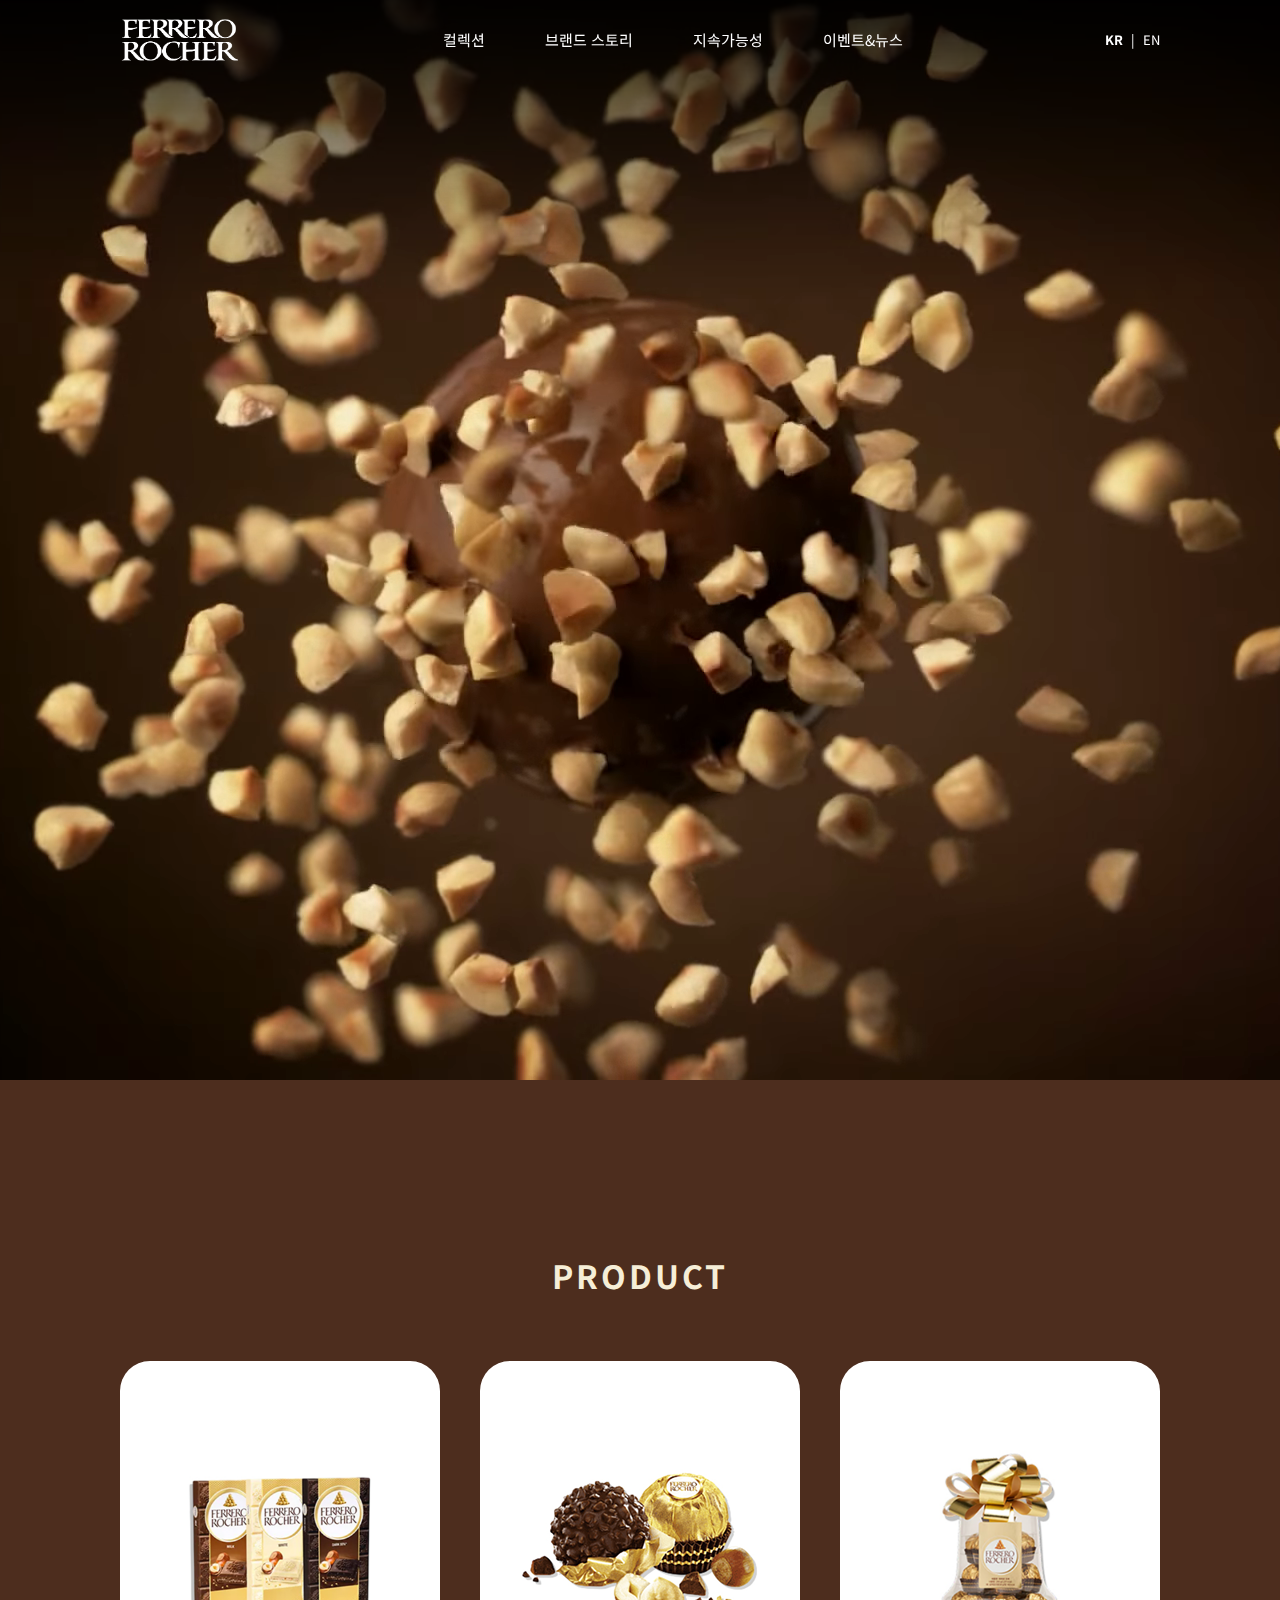
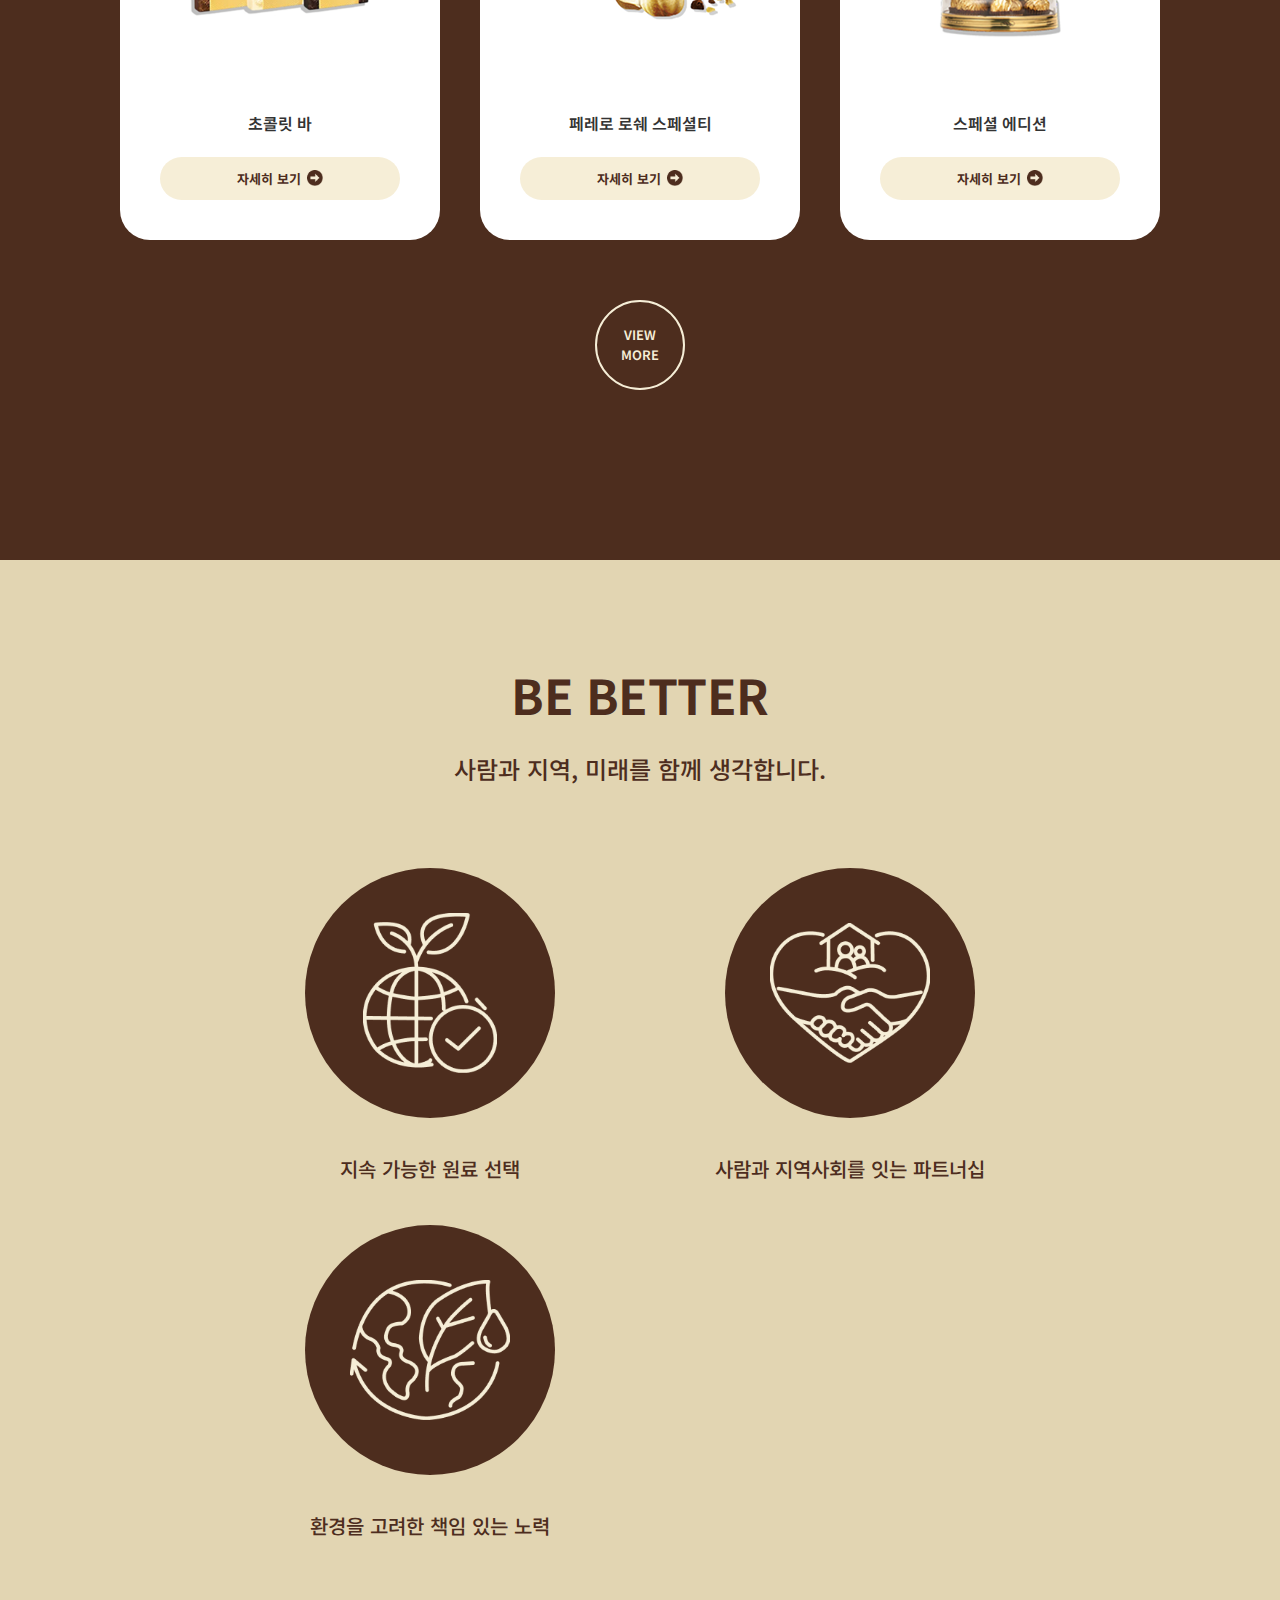
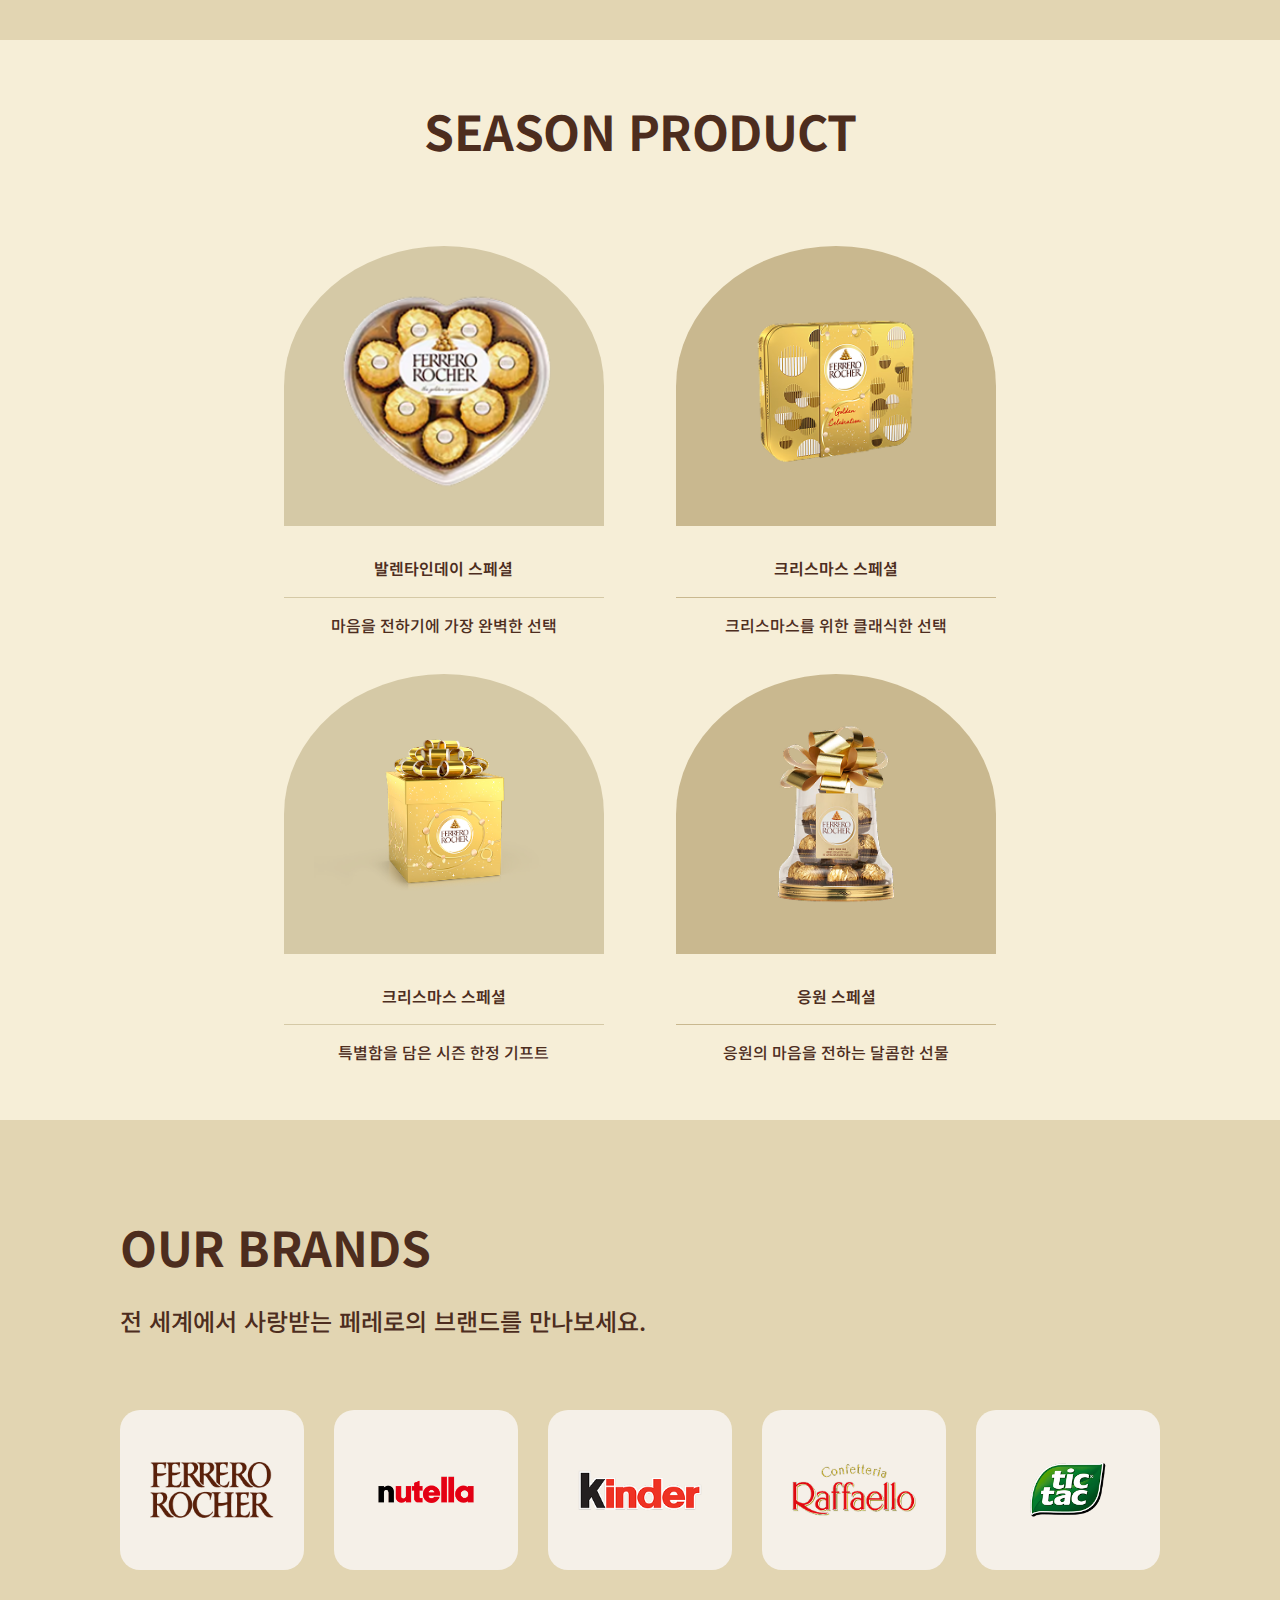
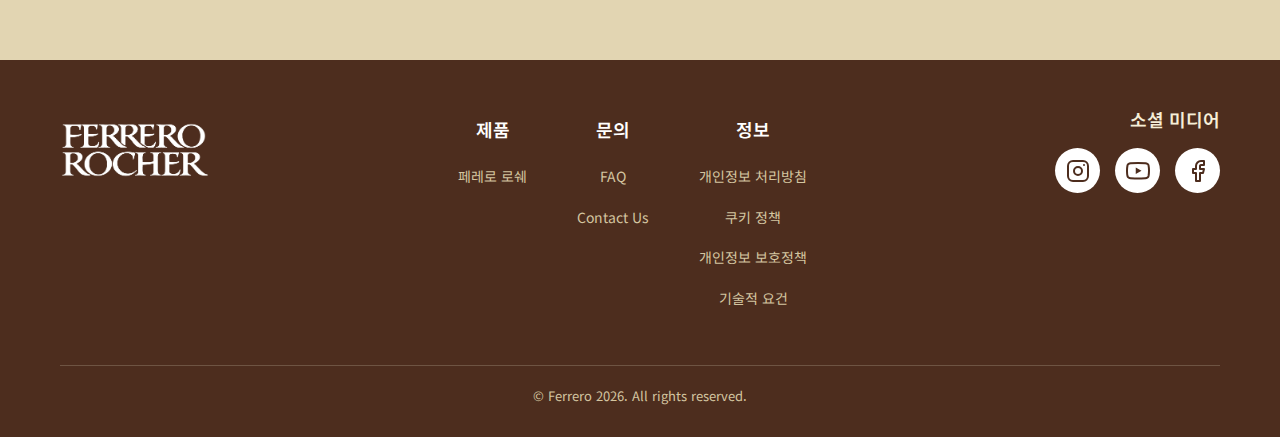
<file: index.html>
<!DOCTYPE html>
<html lang="ko">
  <head>
    <meta charset="UTF-8" />
    <meta name="viewport" content="width=device-width, initial-scale=1.0" />
    <title>Ferrero Rocher Korea</title>
    <link rel="preconnect" href="https://fonts.googleapis.com" />
    <link rel="preconnect" href="https://fonts.gstatic.com" crossorigin />
    <link
      href="https://fonts.googleapis.com/css2?family=Noto+Sans+KR:wght@300;400;500;600;700&display=swap"
      rel="stylesheet"
    />
    <link rel="stylesheet" href="css/style.css" />
  </head>
  <body>
    <!-- Header -->
    <header>
      <div class="header-container">
        <div class="logo">
          <a href="#" onclick="scrollToTop(event)">
            <img src="assets/images/logo_white.png" alt="FERRERO ROCHER" />
          </a>
        </div>
        <nav>
          <ul>
            <li class="nav-item">
              <a href="sub2.html">컬렉션</a>
              <div class="dropdown-menu">
                <ul>
                  <li>페레로 로쉐</li>
                  <li>페레로 컬렉션</li>
                  <li>시즌 에디션</li>
                </ul>
              </div>
            </li>
            <li class="nav-item">
              <a href="brand-story.html">브랜드 스토리</a>
              <div class="dropdown-menu">
                <ul>
                  <li>브랜드 소개</li>
                  <li>품질 철학</li>
                  <li>골든 모먼트</li>
                </ul>
              </div>
            </li>
            <li class="nav-item">
              <a href="#sustainability">지속가능성</a>
              <div class="dropdown-menu">
                <ul>
                  <li>원료에 대한 약속</li>
                  <li>환경을 위한 포장</li>
                  <li>책임 있는 경영</li>
                </ul>
              </div>
            </li>
            <li class="nav-item">
              <a href="#events">이벤트&뉴스</a>
              <div class="dropdown-menu">
                <ul>
                  <li>진행 중인 이벤트</li>
                  <li>새로운 소식</li>
                  <li>구매처 안내</li>
                </ul>
              </div>
            </li>
          </ul>
        </nav>
        <div class="hamburger">
          <span></span>
          <span></span>
          <span></span>
        </div>
        <div class="lang-selector">
          <span class="lang-btn active" onclick="changeLang('kr')">KR</span>
          <span class="lang-separator">|</span>
          <span class="lang-btn" onclick="changeLang('en')">EN</span>
        </div>
      </div>
    </header>

    <!-- Hero Section -->
    <section class="hero">
      <div class="hero-overlay"></div>
      <video class="hero-video" autoplay muted loop playsinline>
        <source src="assets/video/페레로 메인.mp4" type="video/mp4" />
      </video>
    </section>

    <!-- Product Section -->
    <section class="product-section" id="collection">
      <div class="container">
        <h2>PRODUCT</h2>
        <div class="product-grid">
          <div class="product-card">
            <div class="product-image-wrapper">
              <img
                src="assets/images/초콜릿바 1.png"
                alt="초콜릿 바"
                class="product-image"
              />
            </div>
            <h3 class="product-name">초콜릿 바</h3>
            <button class="detail-button">
              자세히 보기
              <img
                src="assets/images/rt-arrow.png"
                alt="arrow"
                class="button-arrow"
              />
            </button>
          </div>
          <div class="product-card">
            <div class="product-image-wrapper">
              <img
                src="assets/images/페레로로쉐 1.png"
                alt="페레로 로쉐 스페셜티"
                class="product-image"
              />
            </div>
            <h3 class="product-name">페레로 로쉐 스페셜티</h3>
            <button class="detail-button">
              자세히 보기
              <img
                src="assets/images/rt-arrow.png"
                alt="arrow"
                class="button-arrow"
              />
            </button>
          </div>
          <div class="product-card">
            <div class="product-image-wrapper">
              <img
                src="assets/images/스페셜에디션 1.png"
                alt="스페셜 에디션"
                class="product-image"
              />
            </div>
            <h3 class="product-name">스페셜 에디션</h3>
            <button class="detail-button">
              자세히 보기
              <img
                src="assets/images/rt-arrow.png"
                alt="arrow"
                class="button-arrow"
              />
            </button>
          </div>
        </div>
        <div class="view-more-wrapper">
          <button class="view-more-btn">VIEW<br />MORE</button>
        </div>
      </div>
    </section>

    <!-- Be Better Section -->
    <section class="be-better" id="sustainability">
      <div class="container">
        <h2>BE BETTER</h2>
        <p>사람과 지역, 미래를 함께 생각합니다.</p>
        <div class="values-grid">
          <div class="value-item">
            <div class="value-icon">
              <img
                src="assets/images/icon-vector1.png"
                alt="지속 가능한 원료"
              />
            </div>
            <p class="value-text">지속 가능한 원료 선택</p>
          </div>
          <div class="value-item">
            <div class="value-icon">
              <img src="assets/images/icon-vector2.png" alt="파트너십" />
            </div>
            <p class="value-text">사람과 지역사회를 잇는 파트너십</p>
          </div>
          <div class="value-item">
            <div class="value-icon">
              <img src="assets/images/icon-vector3.png" alt="환경 책임" />
            </div>
            <p class="value-text">환경을 고려한 책임 있는 노력</p>
          </div>
        </div>
      </div>
    </section>

    <!-- Season Product Section -->
    <section class="season-product">
      <div class="container">
        <h2>SEASON PRODUCT</h2>
        <div class="season-grid">
          <div class="season-card">
            <div class="season-image-wrapper type1">
              <img
                src="assets/images/image-Photoroom (1) 1.png"
                alt="발렌타인데이 스페셜"
                class="season-image"
              />
            </div>
            <h3 class="season-title">발렌타인데이 스페셜</h3>
            <div class="season-divider type1"></div>
            <p class="season-desc">마음을 전하기에 가장 완벽한 선택</p>
          </div>
          <div class="season-card">
            <div class="season-image-wrapper type2">
              <img
                src="assets/images/image 58.png"
                alt="크리스마스 스페셜"
                class="season-image"
              />
            </div>
            <h3 class="season-title">크리스마스 스페셜</h3>
            <div class="season-divider type2"></div>
            <p class="season-desc">크리스마스를 위한 클래식한 선택</p>
          </div>
          <div class="season-card">
            <div class="season-image-wrapper type1">
              <img
                src="assets/images/image 59.png"
                alt="크리스마스 스페셜"
                class="season-image"
              />
            </div>
            <h3 class="season-title">크리스마스 스페셜</h3>
            <div class="season-divider type1"></div>
            <p class="season-desc">특별함을 담은 시즌 한정 기프트</p>
          </div>
          <div class="season-card">
            <div class="season-image-wrapper type2">
              <img
                src="assets/images/image 62.png"
                alt="응원 스페셜"
                class="season-image"
              />
            </div>
            <h3 class="season-title">응원 스페셜</h3>
            <div class="season-divider type2"></div>
            <p class="season-desc">응원의 마음을 전하는 달콤한 선물</p>
          </div>
        </div>
      </div>
    </section>

    <!-- Our Brands Section -->
    <section class="brands">
      <div class="container">
        <h2>OUR BRANDS</h2>
        <p class="brands-subtitle">
          전 세계에서 사랑받는 페레로의 브랜드를 만나보세요.
        </p>
        <div class="brands-grid">
          <div class="brand-card">
            <img src="assets/images/로고.png" alt="FERRERO ROCHER" />
          </div>
          <div class="brand-card">
            <img src="assets/images/Nutella_logo_PNG1 1.png" alt="nutella" />
          </div>
          <div class="brand-card">
            <img src="assets/images/image 103.png" alt="Kinder" />
          </div>
          <div class="brand-card">
            <img src="assets/images/image 104.png" alt="Raffaello" />
          </div>
          <div class="brand-card">
            <img src="assets/images/image 105.png" alt="tic tac" />
          </div>
        </div>
      </div>
    </section>

    <!-- Footer -->
    <footer>
      <div class="container">
        <div class="footer-top">
          <div class="footer-logo">
            <a href="#" onclick="scrollToTop(event)">
              <img src="assets/images/logo_white.png" alt="FERRERO ROCHER" />
            </a>
          </div>

          <div class="footer-links">
            <div class="footer-column">
              <h3>제품</h3>
              <ul>
                <li><a href="#">페레로 로쉐</a></li>
              </ul>
            </div>
            <div class="footer-column">
              <h3>문의</h3>
              <ul>
                <li><a href="#">FAQ</a></li>
                <li><a href="#">Contact Us</a></li>
              </ul>
            </div>
            <div class="footer-column">
              <h3>정보</h3>
              <ul>
                <li><a href="#">개인정보 처리방침</a></li>
                <li><a href="#">쿠키 정책</a></li>
                <li><a href="#">개인정보 보호정책</a></li>
                <li><a href="#">기술적 요건</a></li>
              </ul>
            </div>
          </div>

          <div class="footer-social">
            <p class="social-label">소셜 미디어</p>
            <div class="social-icons">
              <a href="#" class="social-icon">
                <svg
                  width="24"
                  height="24"
                  viewBox="0 0 24 24"
                  fill="none"
                  xmlns="http://www.w3.org/2000/svg"
                >
                  <rect
                    x="2"
                    y="2"
                    width="20"
                    height="20"
                    rx="5"
                    stroke="currentColor"
                    stroke-width="2"
                  />
                  <circle
                    cx="12"
                    cy="12"
                    r="4"
                    stroke="currentColor"
                    stroke-width="2"
                  />
                  <circle cx="18" cy="6" r="1" fill="currentColor" />
                </svg>
              </a>
              <a href="#" class="social-icon">
                <svg
                  width="24"
                  height="24"
                  viewBox="0 0 24 24"
                  fill="none"
                  xmlns="http://www.w3.org/2000/svg"
                >
                  <path
                    d="M22.54 6.42C22.4212 5.94541 22.1793 5.51057 21.8386 5.15941C21.498 4.80824 21.0708 4.55318 20.6 4.42C18.88 4 12 4 12 4C12 4 5.12 4 3.4 4.46C2.92925 4.59318 2.50198 4.84824 2.16135 5.19941C1.82072 5.55057 1.57879 5.98541 1.46 6.46C1.14521 8.20556 0.991258 9.97631 1 11.75C0.988779 13.537 1.14273 15.3213 1.46 17.08C1.59095 17.5398 1.83856 17.9581 2.17844 18.2945C2.51832 18.6308 2.93865 18.8738 3.4 19C5.12 19.46 12 19.46 12 19.46C12 19.46 18.88 19.46 20.6 19C21.0708 18.8668 21.498 18.6118 21.8386 18.2606C22.1793 17.9094 22.4212 17.4746 22.54 17C22.8524 15.2676 23.0063 13.5103 23 11.75C23.0112 9.96295 22.8573 8.17864 22.54 6.42Z"
                    stroke="currentColor"
                    stroke-width="2"
                    stroke-linecap="round"
                    stroke-linejoin="round"
                  />
                  <path
                    d="M9.75 15.02L15.5 11.75L9.75 8.48V15.02Z"
                    fill="currentColor"
                  />
                </svg>
              </a>
              <a href="#" class="social-icon">
                <svg
                  width="24"
                  height="24"
                  viewBox="0 0 24 24"
                  fill="none"
                  xmlns="http://www.w3.org/2000/svg"
                >
                  <path
                    d="M18 2H15C13.6739 2 12.4021 2.52678 11.4645 3.46447C10.5268 4.40215 10 5.67392 10 7V10H7V14H10V22H14V14H17L18 10H14V7C14 6.73478 14.1054 6.48043 14.2929 6.29289C14.4804 6.10536 14.7348 6 15 6H18V2Z"
                    stroke="currentColor"
                    stroke-width="2"
                    stroke-linecap="round"
                    stroke-linejoin="round"
                  />
                </svg>
              </a>
            </div>
          </div>
        </div>

        <div class="footer-bottom">
          <p>&copy; Ferrero 2026. All rights reserved.</p>
        </div>
      </div>
    </footer>

    <script>
      // DOMContentLoaded 이벤트로 페이지 로드 후 실행
      document.addEventListener("DOMContentLoaded", function () {
        // 헤더 스크롤 효과 및 맨 아래에서 숨기기
        window.addEventListener("scroll", function () {
          const header = document.querySelector("header");
          const heroSection = document.querySelector(".hero");
          const heroHeight = heroSection ? heroSection.offsetHeight : 1080;

          // 페이지 맨 아래 도달 여부 확인
          const scrollPosition = window.scrollY + window.innerHeight;
          const pageHeight = document.documentElement.scrollHeight;
          const isAtBottom = scrollPosition >= pageHeight - 10;

          // 히어로 섹션 지나면 배경색 추가
          if (window.scrollY > heroHeight - 80) {
            header.classList.add("scrolled");
          } else {
            header.classList.remove("scrolled");
          }

          // 맨 아래 도달하면 헤더 숨기기
          if (isAtBottom) {
            header.style.opacity = "0";
            header.style.pointerEvents = "none";
          } else {
            header.style.opacity = "1";
            header.style.pointerEvents = "auto";
          }
        });

        // 햄버거 메뉴 토글
        const hamburger = document.querySelector(".hamburger");
        const nav = document.querySelector("nav");

        if (hamburger && nav) {
          hamburger.addEventListener("click", function () {
            this.classList.toggle("active");
            nav.classList.toggle("active");
          });
        }

        // 모바일 드롭다운 토글
        document.querySelectorAll(".nav-item > a").forEach((item) => {
          item.addEventListener("click", function (e) {
            if (window.innerWidth <= 768) {
              e.preventDefault();
              const parent = this.parentElement;

              // 다른 메뉴는 닫기
              document.querySelectorAll(".nav-item").forEach((navItem) => {
                if (navItem !== parent) {
                  navItem.classList.remove("active");
                }
              });

              // 현재 메뉴 토글
              parent.classList.toggle("active");
            }
          });
        });
      });

      // 상단으로 스크롤
      function scrollToTop(event) {
        event.preventDefault();
        window.scrollTo({
          top: 0,
          behavior: "smooth",
        });
      }
    </script>
  </body>
</html>
</file>
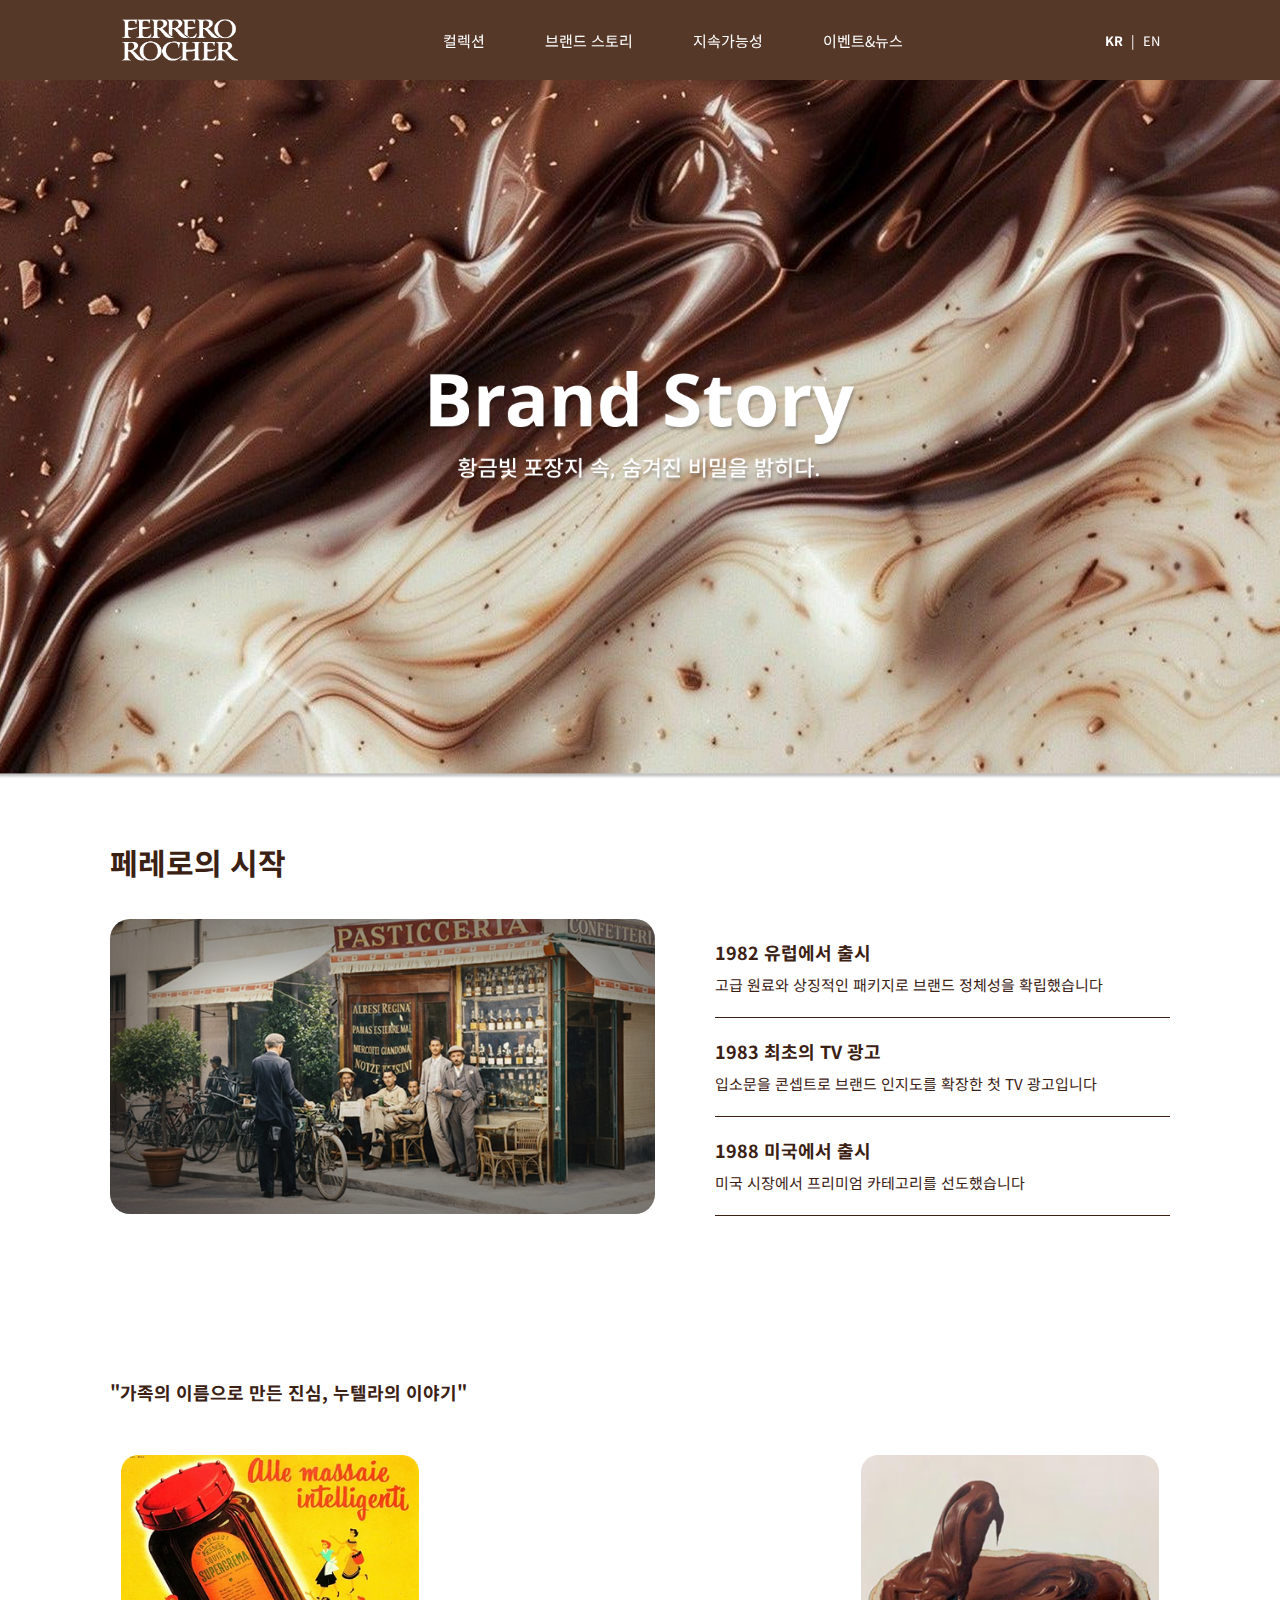
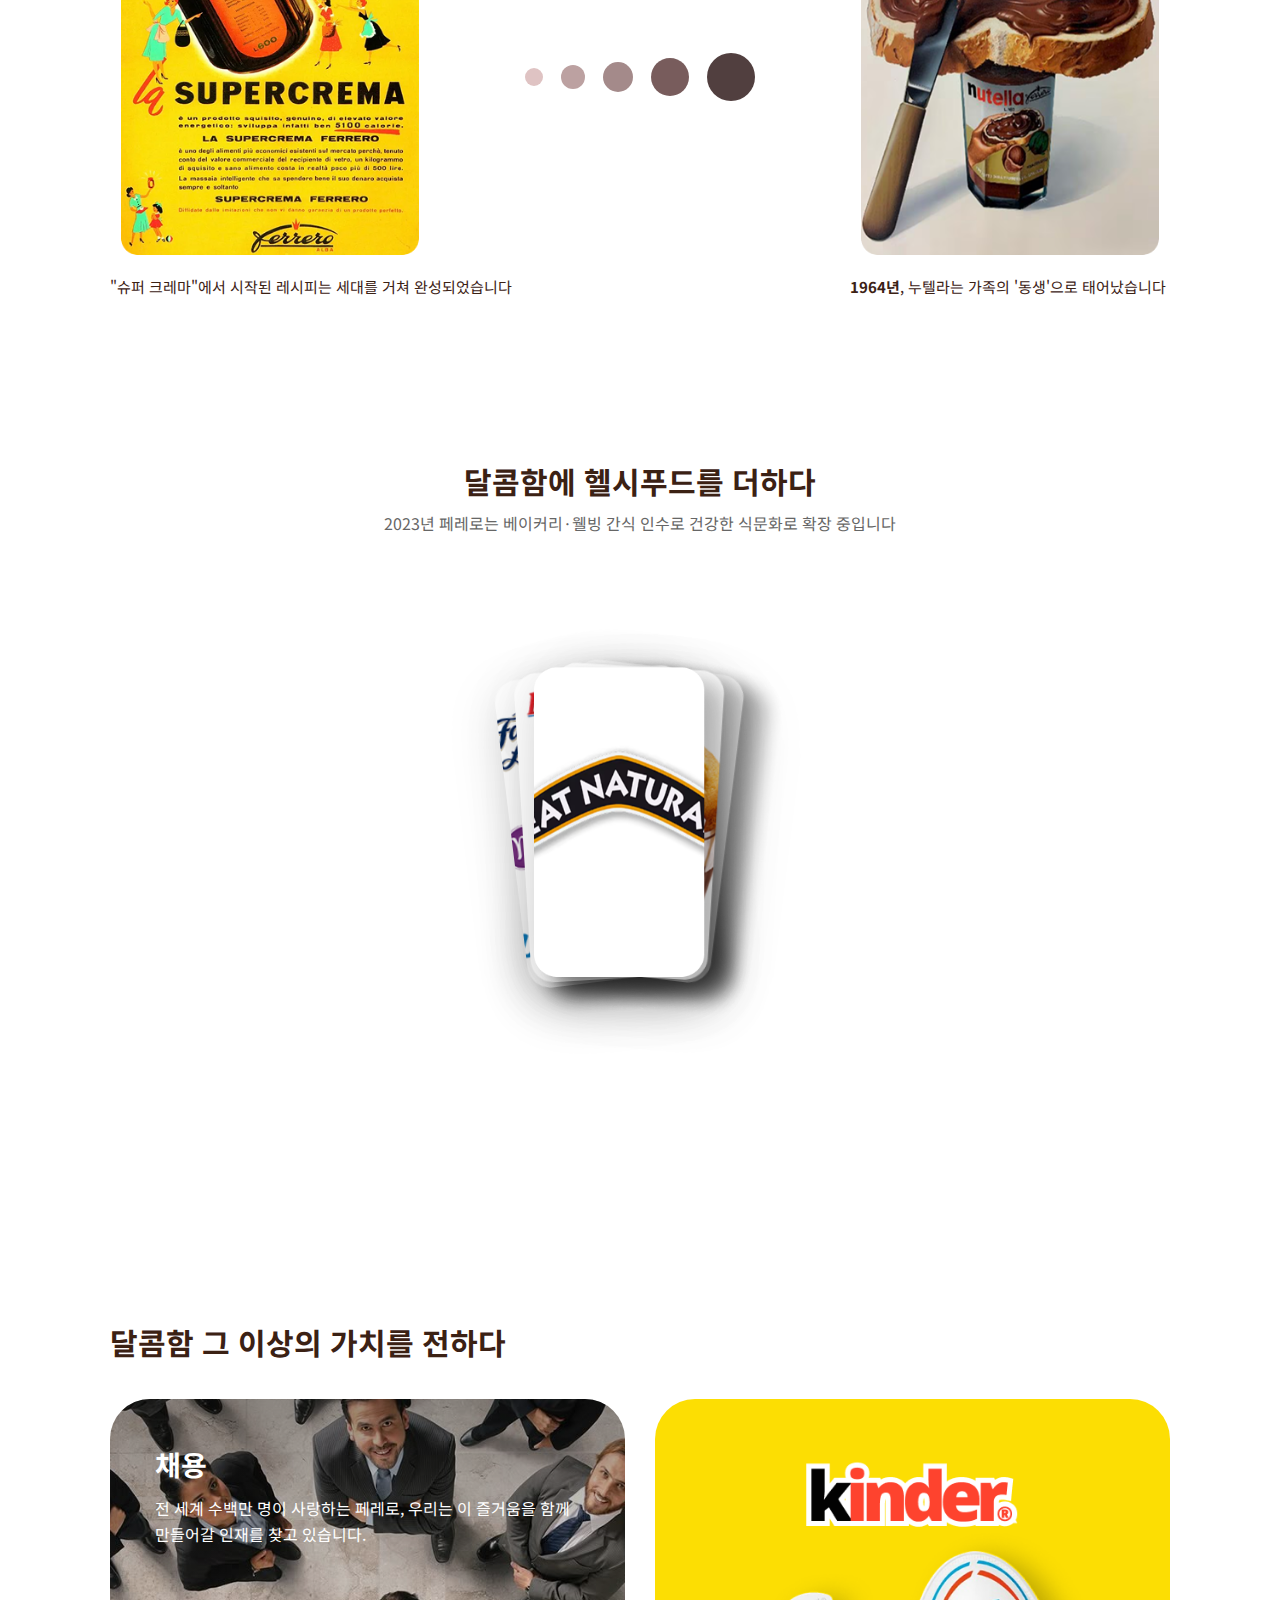
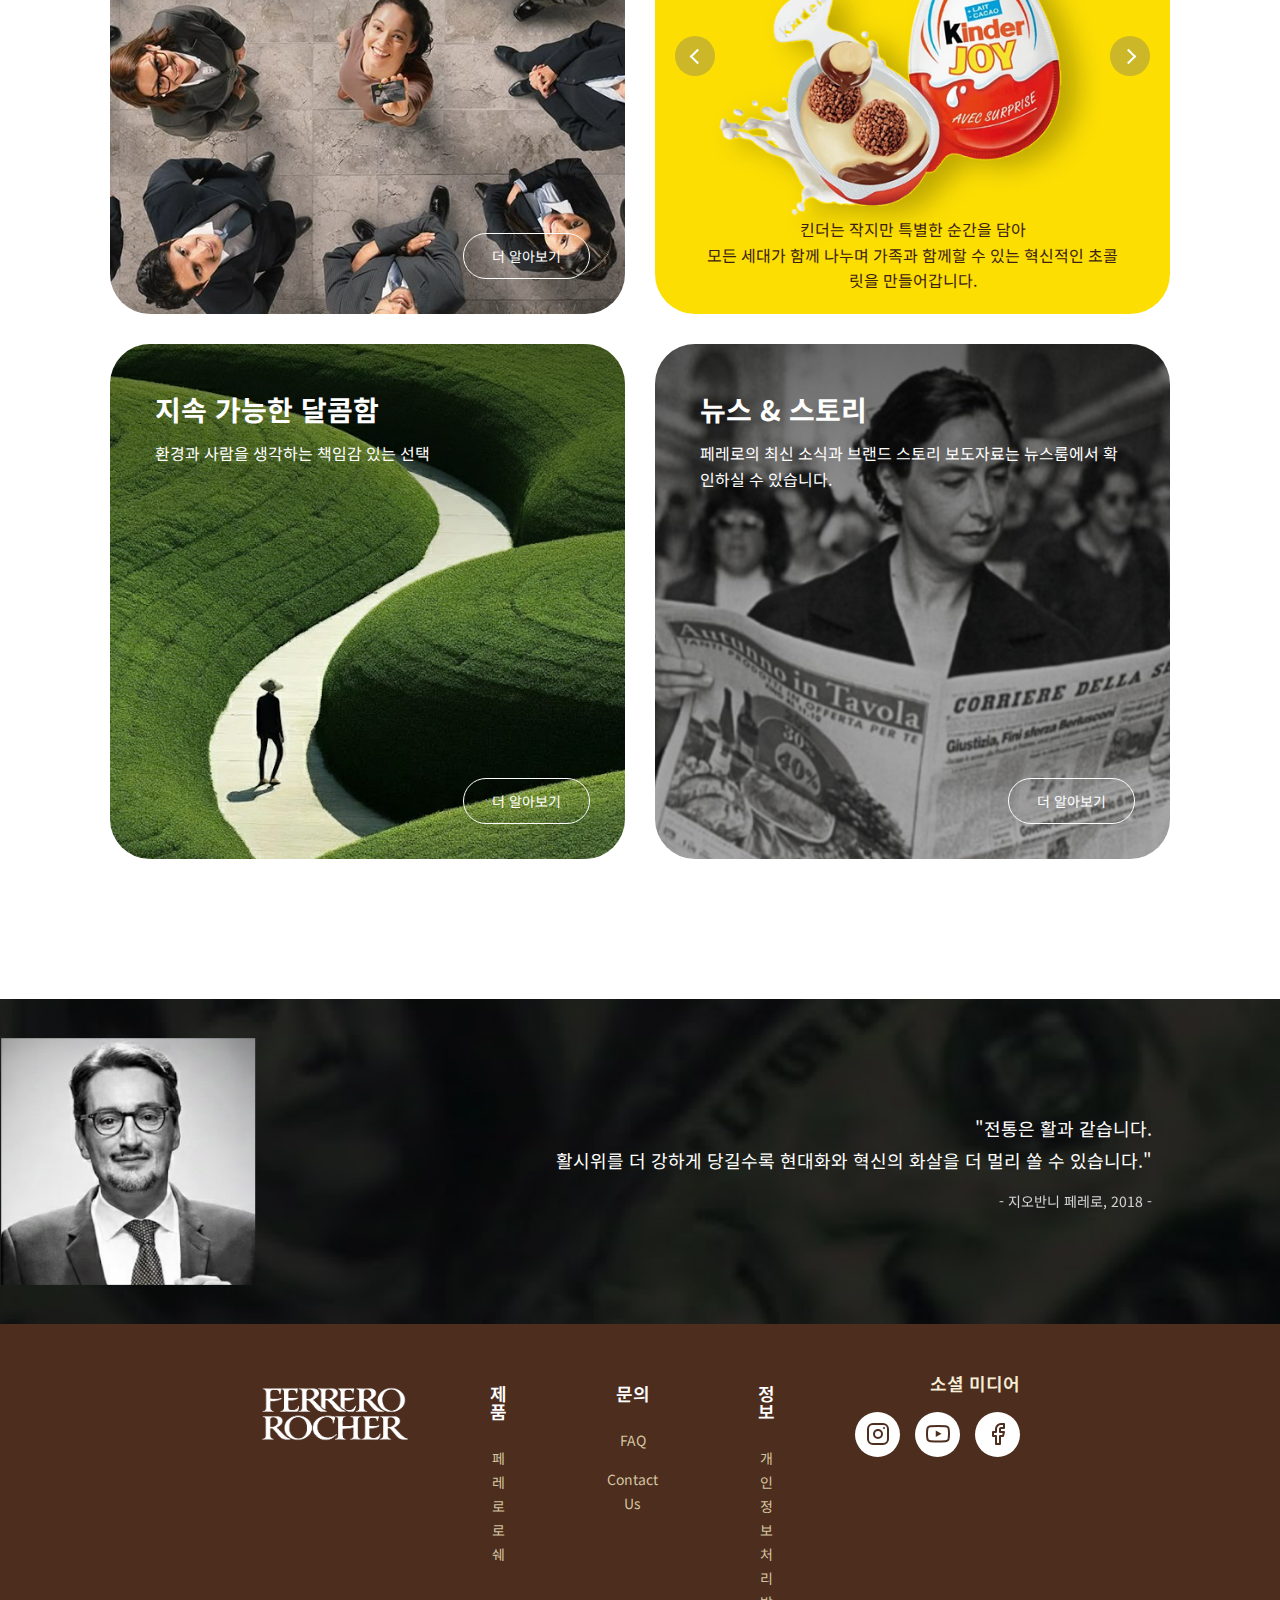
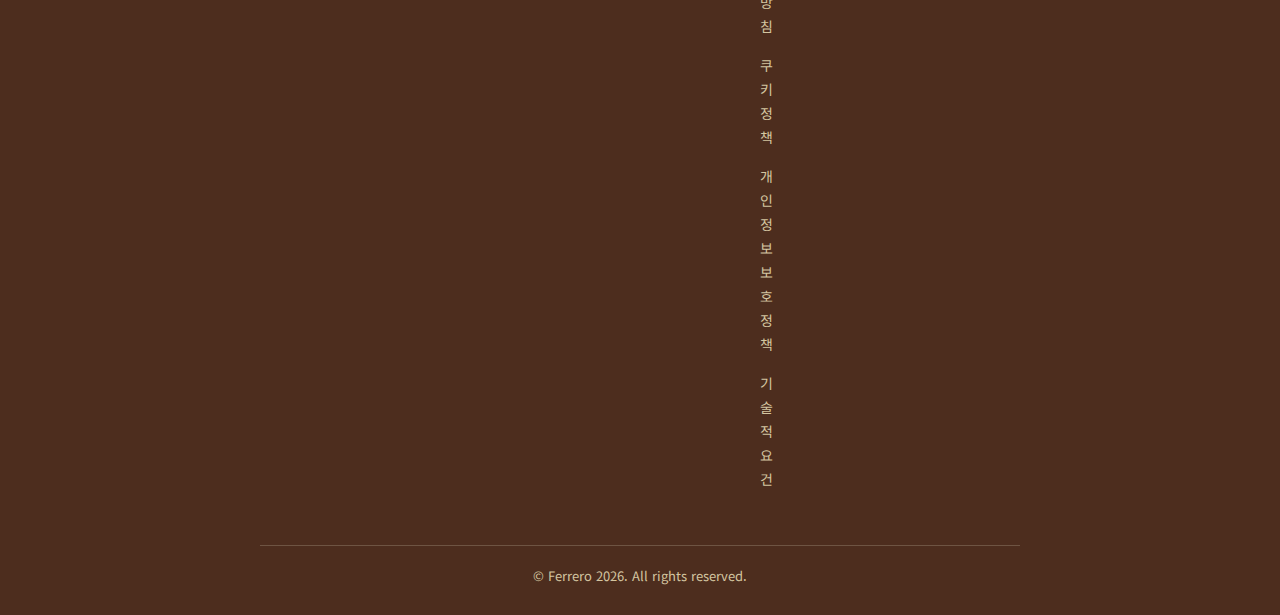
<file: brand-story.html>
<!DOCTYPE html>
<html lang="ko">
  <head>
    <meta charset="UTF-8" />
    <meta name="viewport" content="width=device-width, initial-scale=1.0" />
    <title>Ferrero Rocher - Brand Story</title>
    <link
      href="https://fonts.googleapis.com/css2?family=Noto+Sans+KR:wght@400;500;700&display=swap"
      rel="stylesheet"
    />
    <link rel="stylesheet" href="css/brand-story.css" />
  </head>
  <body>
    <header>
      <div class="header-container">
        <div class="logo">
          <a href="index.html">
            <img src="assets/images/logo_white.png" alt="FERRERO ROCHER" />
          </a>
        </div>
        <nav>
          <ul>
            <li class="nav-item">
              <a href="sub2.html">컬렉션</a>
              <div class="dropdown-menu">
                <ul>
                  <li>페레로 로쉐</li>
                  <li>페레로 컬렉션</li>
                  <li>시즌 에디션</li>
                </ul>
              </div>
            </li>
            <li class="nav-item">
              <a href="brand-story.html">브랜드 스토리</a>
              <div class="dropdown-menu">
                <ul>
                  <li>브랜드 소개</li>
                  <li>품질 철학</li>
                  <li>골든 모먼트</li>
                </ul>
              </div>
            </li>
            <li class="nav-item">
              <a href="index.html#sustainability">지속가능성</a>
              <div class="dropdown-menu">
                <ul>
                  <li>원료에 대한 약속</li>
                  <li>환경을 위한 포장</li>
                  <li>책임 있는 경영</li>
                </ul>
              </div>
            </li>
            <li class="nav-item">
              <a href="index.html#events">이벤트&뉴스</a>
              <div class="dropdown-menu">
                <ul>
                  <li>진행 중인 이벤트</li>
                  <li>새로운 소식</li>
                  <li>구매처 안내</li>
                </ul>
              </div>
            </li>
          </ul>
        </nav>
        <div class="hamburger">
          <span></span>
          <span></span>
          <span></span>
        </div>
        <div class="lang-selector">
          <span class="lang-btn active" onclick="changeLang('kr')">KR</span>
          <span class="lang-separator">|</span>
          <span class="lang-btn" onclick="changeLang('en')">EN</span>
        </div>
      </div>
    </header>

    <main>
      <section class="main-visual"></section>

      <section class="history-section">
        <div class="section-container">
          <h2 class="section-title">페레로의 시작</h2>
          <div class="history-content">
            <div class="history-image">
              <img src="assets/images/pasticceria.png" alt="페레로 과거 매장" />
            </div>
            <div class="history-text">
              <div class="history-item">
                <h3>1982 유럽에서 출시</h3>
                <p>
                  고급 원료와 상징적인 패키지로 브랜드 정체성을 확립했습니다
                </p>
              </div>
              <div class="history-item">
                <h3>1983 최초의 TV 광고</h3>
                <p>입소문을 콘셉트로 브랜드 인지도를 확장한 첫 TV 광고입니다</p>
              </div>
              <div class="history-item">
                <h3>1988 미국에서 출시</h3>
                <p>미국 시장에서 프리미엄 카테고리를 선도했습니다</p>
              </div>
            </div>
          </div>
        </div>
      </section>

      <section class="nutella-section">
        <div class="section-container">
          <p class="nutella-top-quote">
            "가족의 이름으로 만든 진심, 누텔라의 이야기"
          </p>
          <div class="nutella-flex">
            <div class="nutella-card">
              <div class="img-box">
                <img src="assets/images/spread.png" alt="슈퍼크레마" />
              </div>
              <p class="card-desc">
                "슈퍼 크레마"에서 시작된 레시피는 세대를 거쳐 완성되었습니다
              </p>
            </div>
            <div class="step-icons">
              <span class="dot d1"></span>
              <span class="dot d2"></span>
              <span class="dot d3"></span>
              <span class="dot d4"></span>
              <span class="dot d5"></span>
            </div>
            <div class="nutella-card">
              <div class="img-box">
                <img src="assets/images/nutellabread.png" alt="누텔라 빵" />
              </div>
              <p class="card-desc">
                <strong>1964년</strong>, 누텔라는 가족의 '동생'으로 태어났습니다
              </p>
            </div>
          </div>
        </div>
      </section>

      <section class="healthy-food-section">
        <div class="section-container">
          <div class="healthy-header">
            <h3>달콤함에 헬시푸드를 더하다</h3>
            <p>
              2023년 페레로는 베이커리·웰빙 간식 인수로 건강한 식문화로 확장
              중입니다
            </p>
          </div>
          <div class="card-area">
            <div class="card-bundle">
              <img
                src="assets/images/card1.png"
                alt="카드1"
                class="brand-card c1"
              />
              <img
                src="assets/images/card2.png"
                alt="카드2"
                class="brand-card c2"
              />
              <img
                src="assets/images/card3.png"
                alt="카드3"
                class="brand-card c3"
              />
              <img
                src="assets/images/card4.png"
                alt="카드4"
                class="brand-card c4"
              />
              <img
                src="assets/images/card5.png"
                alt="카드5"
                class="brand-card c5"
              />
            </div>
          </div>
        </div>
      </section>

      <section class="news-grid-section">
        <div class="section-container">
          <h2 class="news-section-title">달콤함 그 이상의 가치를 전하다</h2>
          <div class="news-grid">
            <div class="news-item">
              <img src="assets/images/news1.png" alt="채용" />
              <div class="news-overlay">
                <h3>채용</h3>
                <p>
                  전 세계 수백만 명이 사랑하는 페레로, 우리는 이 즐거움을 함께
                  만들어갈 인재를 찾고 있습니다.
                </p>
                <a href="javascript:void(0)" class="more-btn">더 알아보기</a>
              </div>
            </div>
            <div class="news-item">
              <img src="assets/images/news2.png" alt="킨더" />
              <div class="kinder-arrows">
                <a href="javascript:void(0)" class="arr-btn prev"></a>
                <a href="javascript:void(0)" class="arr-btn next"></a>
              </div>
              <div class="kinder-caption">
                <p>
                  킨더는 작지만 특별한 순간을 담아<br />모든 세대가 함께 나누며
                  가족과 함께할 수 있는 혁신적인 초콜릿을 만들어갑니다.
                </p>
              </div>
            </div>
            <div class="news-item">
              <img src="assets/images/news3.png" alt="지속 가능성" />
              <div class="news-overlay">
                <h3>지속 가능한 달콤함</h3>
                <p>환경과 사람을 생각하는 책임감 있는 선택</p>
                <a href="javascript:void(0)" class="more-btn">더 알아보기</a>
              </div>
            </div>
            <div class="news-item">
              <img src="assets/images/news4.png" alt="뉴스 & 스토리" />
              <div class="news-overlay">
                <h3>뉴스 & 스토리</h3>
                <p>
                  페레로의 최신 소식과 브랜드 스토리 보도자료는 뉴스룸에서
                  확인하실 수 있습니다.
                </p>
                <a href="javascript:void(0)" class="more-btn">더 알아보기</a>
              </div>
            </div>
          </div>
        </div>
      </section>

      <section class="giovanni-section-refined">
        <div class="giovanni-inner-container">
          <div class="giovanni-content-box">
            <p class="g-main-quote">
              "전통은 활과 같습니다. <br />
              활시위를 더 강하게 당길수록 현대화와 혁신의 화살을 더 멀리 쏠 수
              있습니다."
            </p>
            <p class="g-sub-author">- 지오반니 페레로, 2018 -</p>
          </div>
        </div>
      </section>
    </main>

    <footer>
      <div class="container">
        <div class="footer-top">
          <div class="footer-logo">
            <a href="#" onclick="scrollToTop(event)">
              <img src="assets/images/logo_white.png" alt="FERRERO ROCHER" />
            </a>
          </div>

          <div class="footer-links">
            <div class="footer-column">
              <h3>제품</h3>
              <ul>
                <li><a href="#">페레로 로쉐</a></li>
              </ul>
            </div>
            <div class="footer-column">
              <h3>문의</h3>
              <ul>
                <li><a href="#">FAQ</a></li>
                <li><a href="#">Contact Us</a></li>
              </ul>
            </div>
            <div class="footer-column">
              <h3>정보</h3>
              <ul>
                <li><a href="#">개인정보 처리방침</a></li>
                <li><a href="#">쿠키 정책</a></li>
                <li><a href="#">개인정보 보호정책</a></li>
                <li><a href="#">기술적 요건</a></li>
              </ul>
            </div>
          </div>

          <div class="footer-social">
            <p class="social-label">소셜 미디어</p>
            <div class="social-icons">
              <a href="#" class="social-icon">
                <svg
                  width="24"
                  height="24"
                  viewBox="0 0 24 24"
                  fill="none"
                  xmlns="http://www.w3.org/2000/svg"
                >
                  <rect
                    x="2"
                    y="2"
                    width="20"
                    height="20"
                    rx="5"
                    stroke="currentColor"
                    stroke-width="2"
                  />
                  <circle
                    cx="12"
                    cy="12"
                    r="4"
                    stroke="currentColor"
                    stroke-width="2"
                  />
                  <circle cx="18" cy="6" r="1" fill="currentColor" />
                </svg>
              </a>
              <a href="#" class="social-icon">
                <svg
                  width="24"
                  height="24"
                  viewBox="0 0 24 24"
                  fill="none"
                  xmlns="http://www.w3.org/2000/svg"
                >
                  <path
                    d="M22.54 6.42C22.4212 5.94541 22.1793 5.51057 21.8386 5.15941C21.498 4.80824 21.0708 4.55318 20.6 4.42C18.88 4 12 4 12 4C12 4 5.12 4 3.4 4.46C2.92925 4.59318 2.50198 4.84824 2.16135 5.19941C1.82072 5.55057 1.57879 5.98541 1.46 6.46C1.14521 8.20556 0.991258 9.97631 1 11.75C0.988779 13.537 1.14273 15.3213 1.46 17.08C1.59095 17.5398 1.83856 17.9581 2.17844 18.2945C2.51832 18.6308 2.93865 18.8738 3.4 19C5.12 19.46 12 19.46 12 19.46C12 19.46 18.88 19.46 20.6 19C21.0708 18.8668 21.498 18.6118 21.8386 18.2606C22.1793 17.9094 22.4212 17.4746 22.54 17C22.8524 15.2676 23.0063 13.5103 23 11.75C23.0112 9.96295 22.8573 8.17864 22.54 6.42Z"
                    stroke="currentColor"
                    stroke-width="2"
                    stroke-linecap="round"
                    stroke-linejoin="round"
                  />
                  <path
                    d="M9.75 15.02L15.5 11.75L9.75 8.48V15.02Z"
                    fill="currentColor"
                  />
                </svg>
              </a>
              <a href="#" class="social-icon">
                <svg
                  width="24"
                  height="24"
                  viewBox="0 0 24 24"
                  fill="none"
                  xmlns="http://www.w3.org/2000/svg"
                >
                  <path
                    d="M18 2H15C13.6739 2 12.4021 2.52678 11.4645 3.46447C10.5268 4.40215 10 5.67392 10 7V10H7V14H10V22H14V14H17L18 10H14V7C14 6.73478 14.1054 6.48043 14.2929 6.29289C14.4804 6.10536 14.7348 6 15 6H18V2Z"
                    stroke="currentColor"
                    stroke-width="2"
                    stroke-linecap="round"
                    stroke-linejoin="round"
                  />
                </svg>
              </a>
            </div>
          </div>
        </div>

        <div class="footer-bottom">
          <p>&copy; Ferrero 2026. All rights reserved.</p>
        </div>
      </div>
    </footer>

    <script>
      function scrollToTop(event) {
        event.preventDefault();
        window.scrollTo({
          top: 0,
          behavior: "smooth",
        });
      }
    </script>
  </body>
</html>
</file>
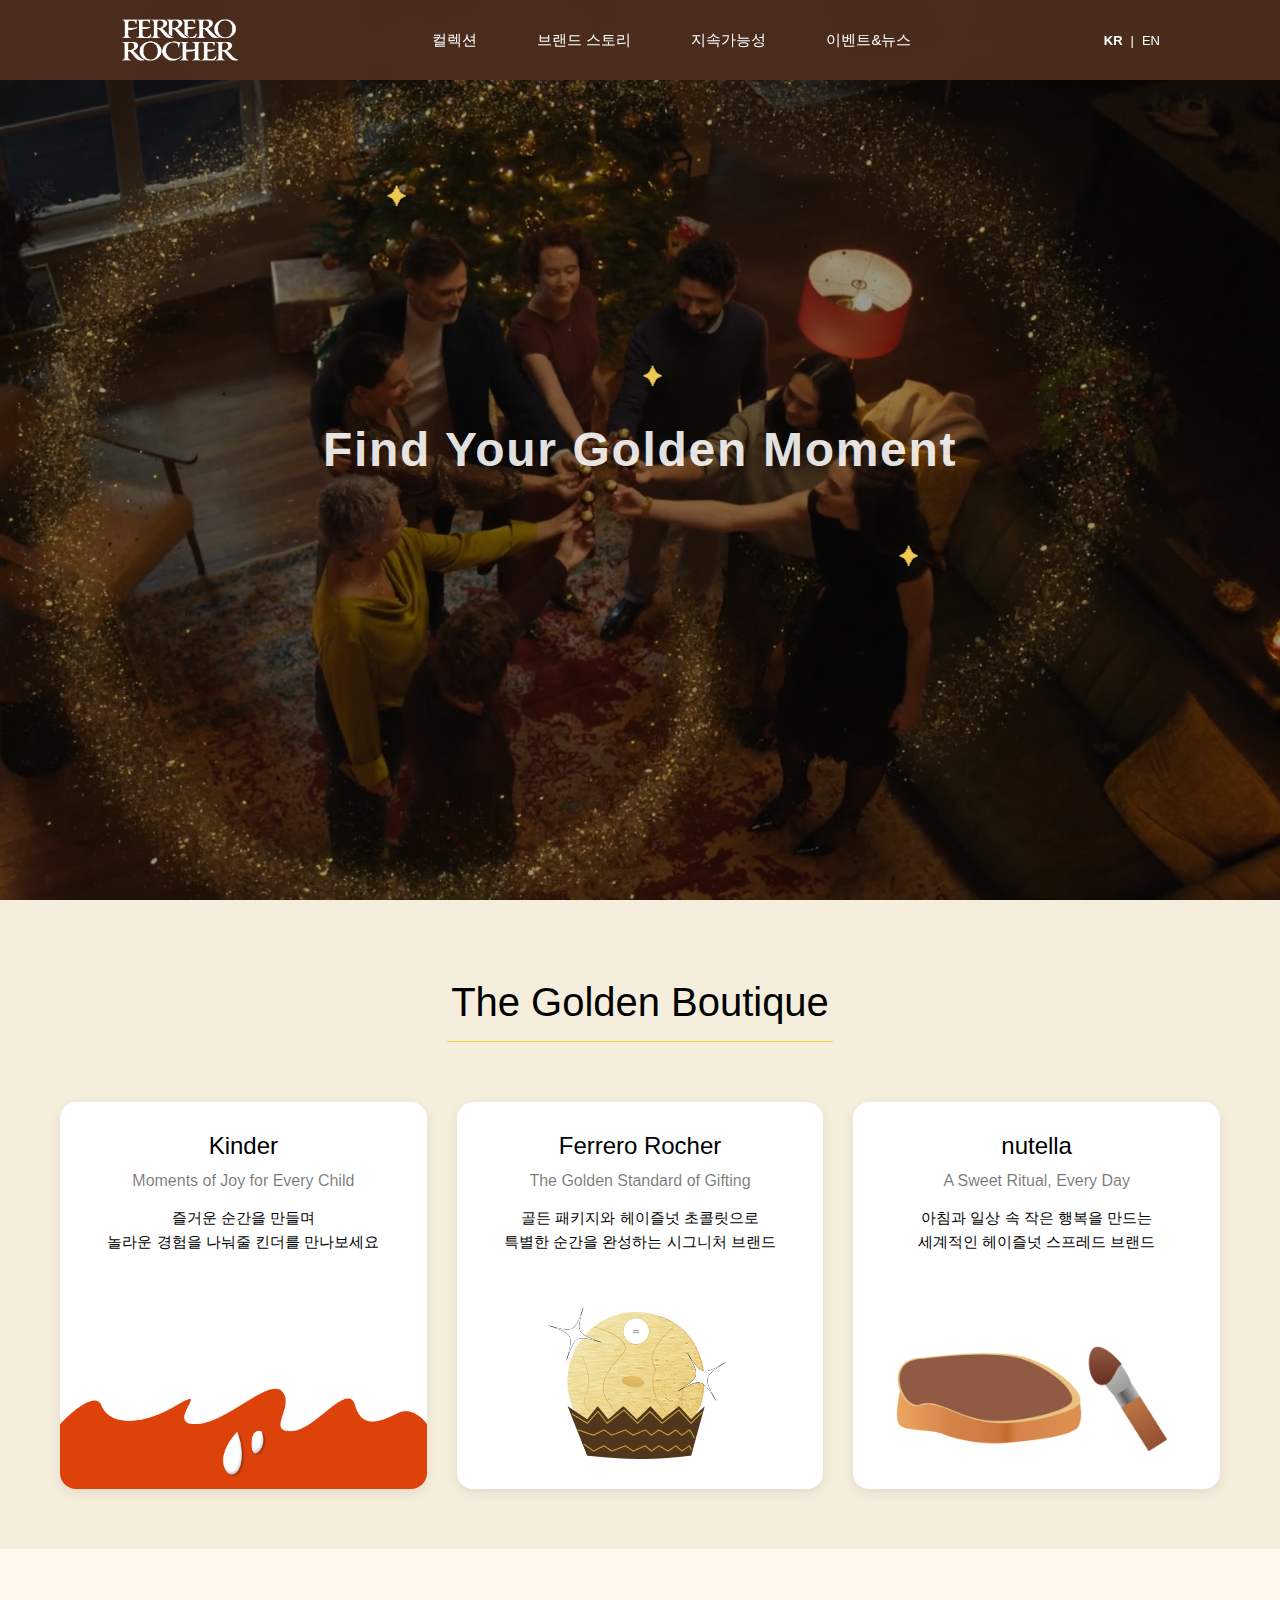
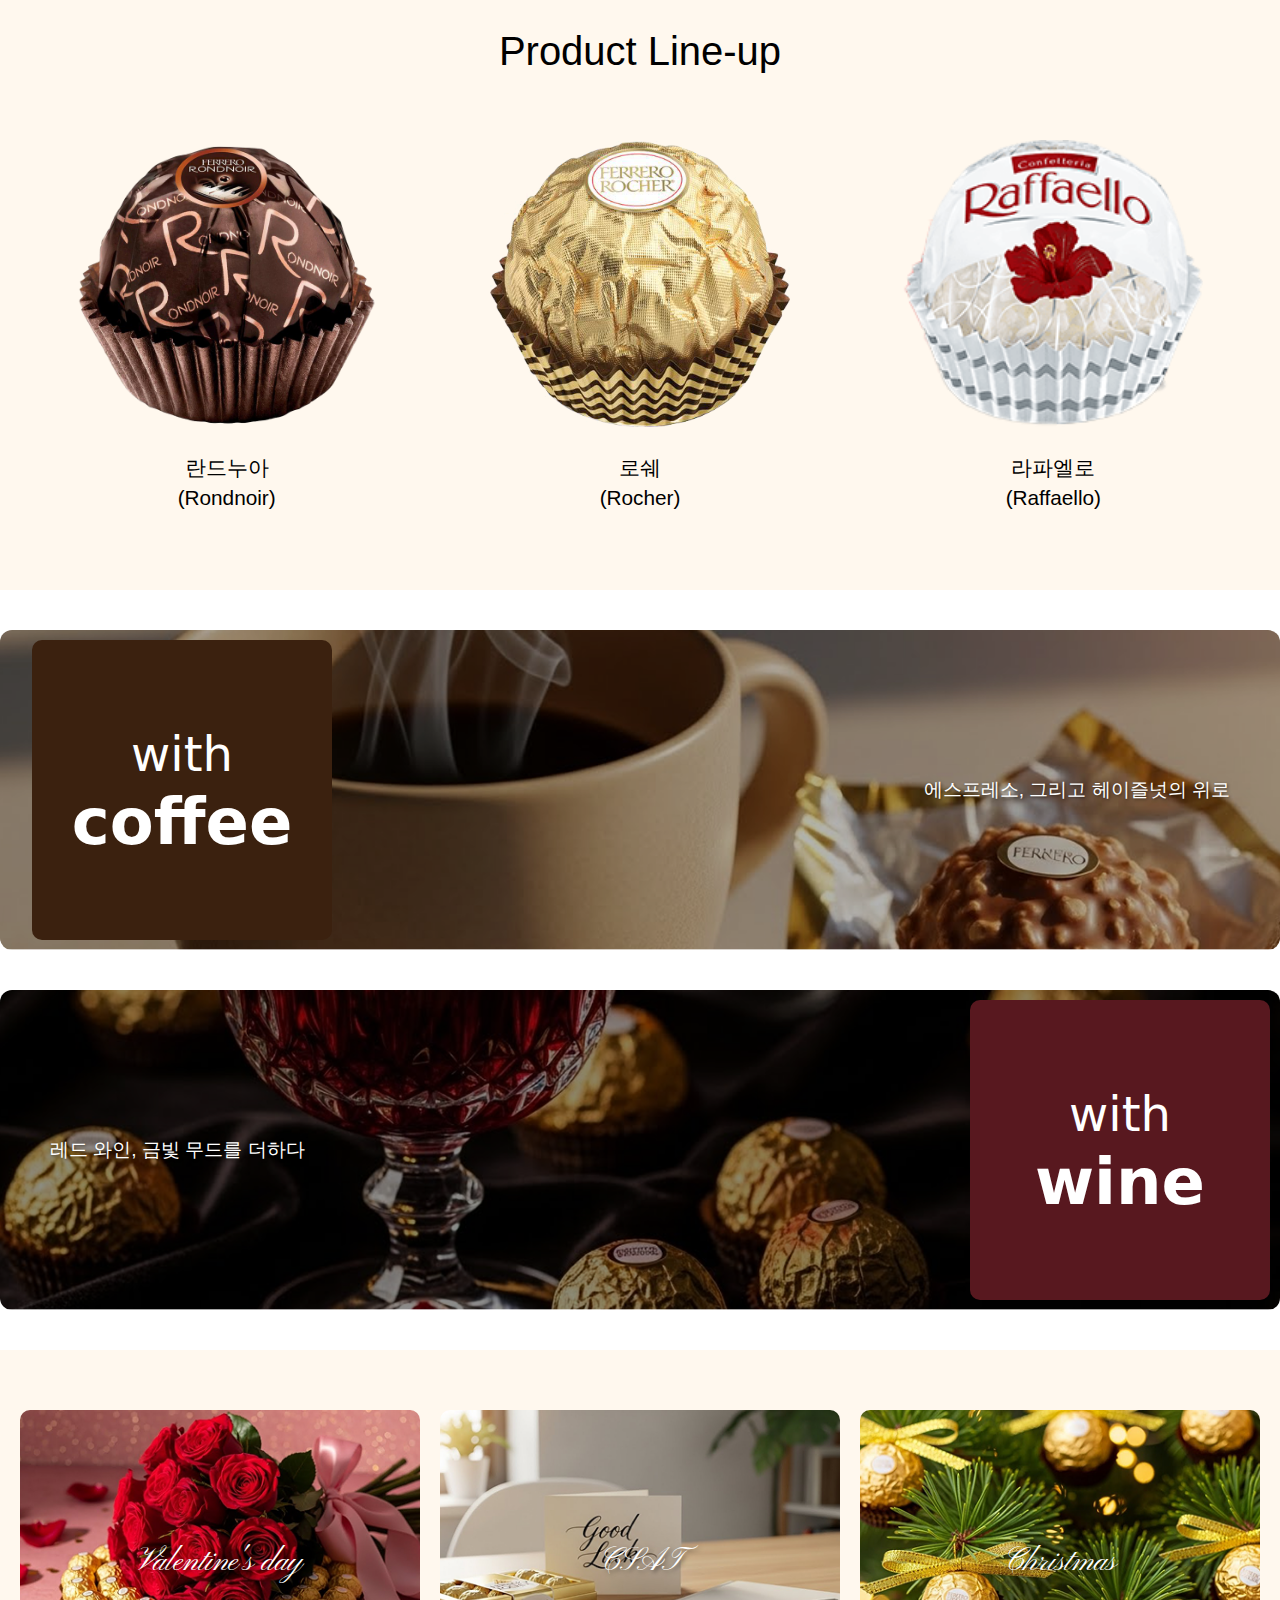
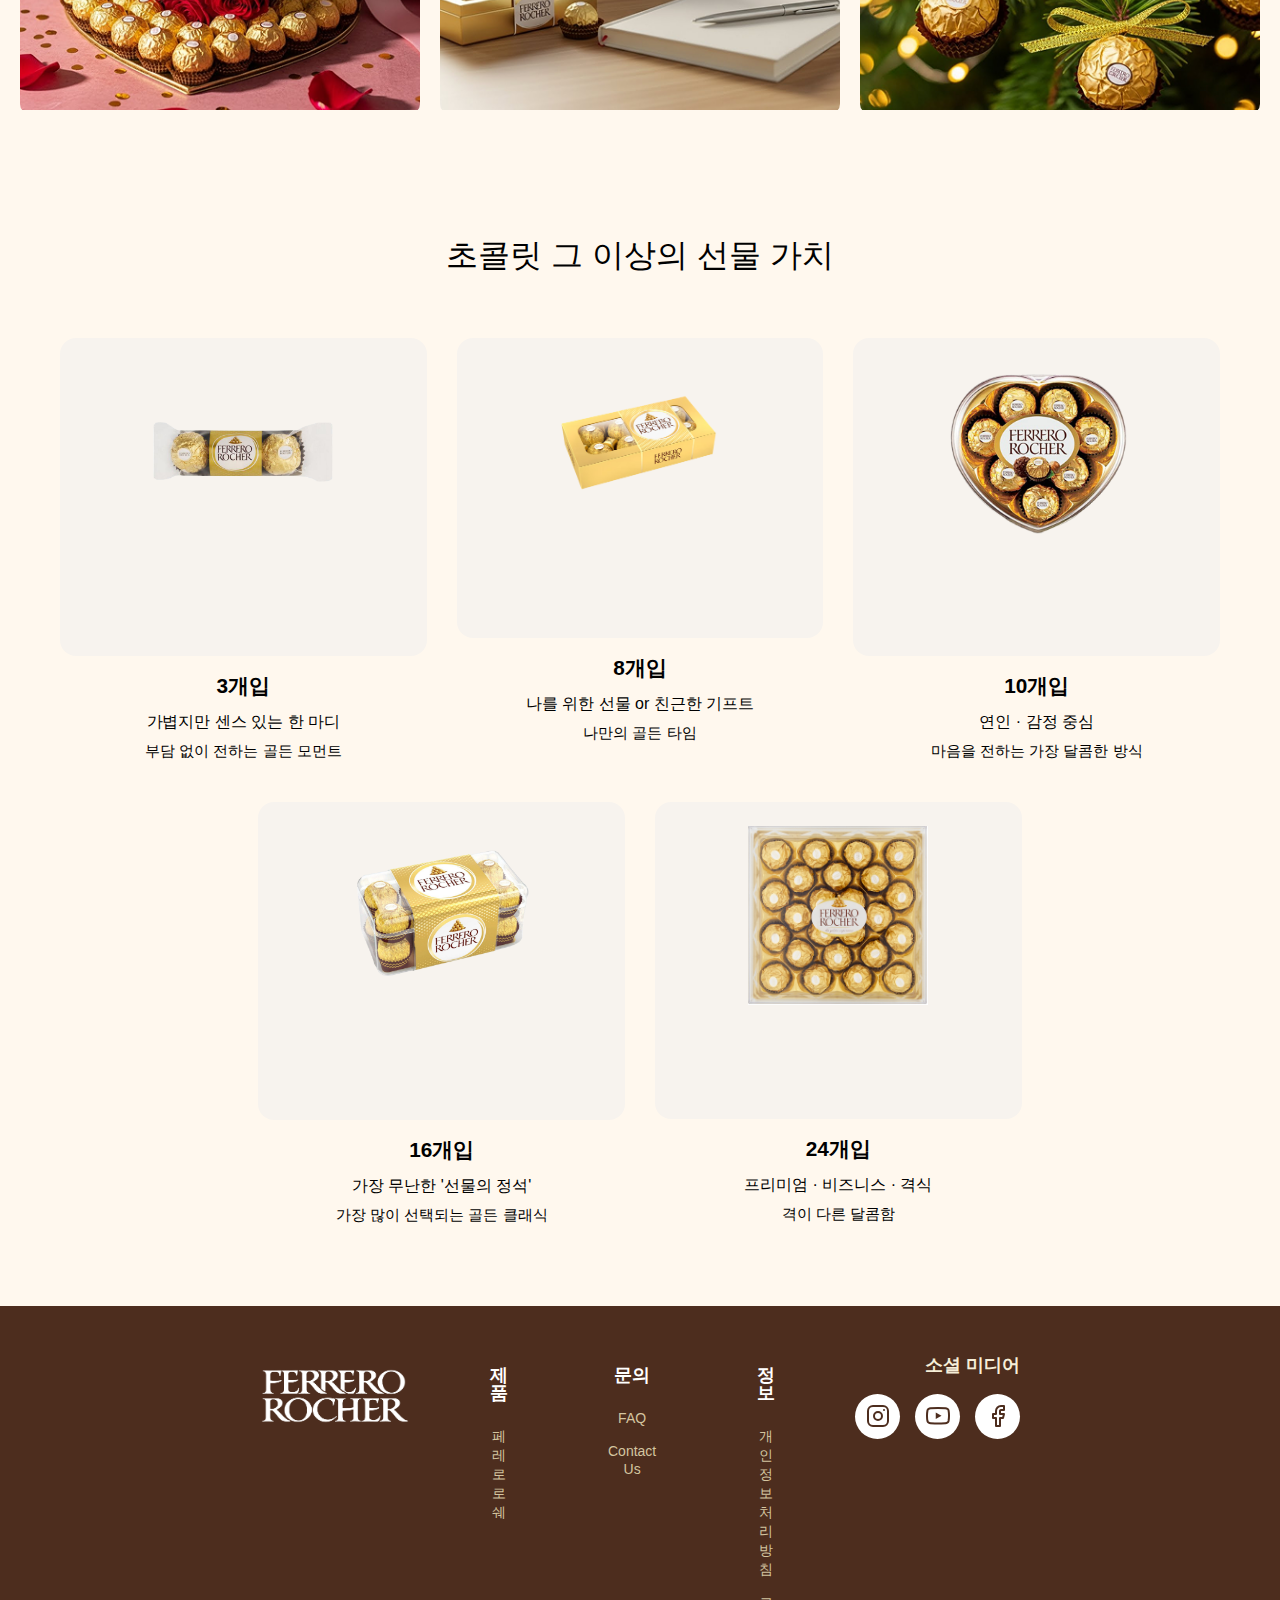
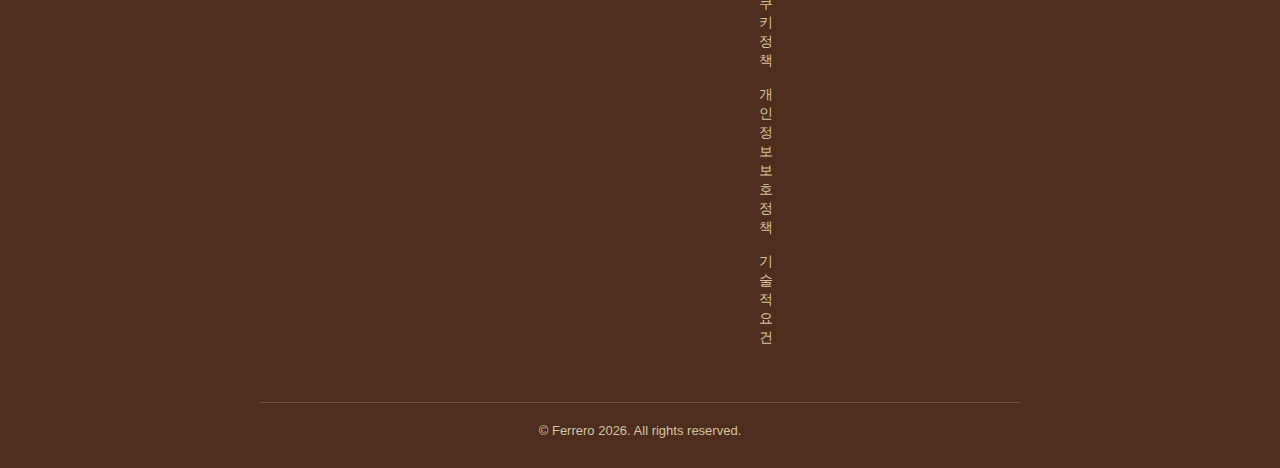
<file: sub2.html>
<!DOCTYPE html>
<html lang="ko">
  <head>
    <meta charset="UTF-8" />
    <meta name="viewport" content="width=device-width, initial-scale=1.0" />
    <title>3조 Ferrero Rocher</title>
    <link rel="stylesheet" href="css/sub2.css" />
    <link rel="stylesheet" href="css/global.css" />

    <!-- Google Fonts -->
    <link rel="preconnect" href="https://fonts.googleapis.com" />
    <link rel="preconnect" href="https://fonts.gstatic.com" crossorigin />
    <link
      href="https://fonts.googleapis.com/css2?family=Pinyon+Script&family=Great+Vibes&family=Allura&family=Dancing+Script:wght@400;700&display=swap"
      rel="stylesheet"
    />
  </head>

  <body>
    <header>
      <div class="header-container">
        <div class="logo">
          <a href="index.html">
            <img src="assets/images/logo_white.png" alt="FERRERO ROCHER" />
          </a>
        </div>
        <nav>
          <ul>
            <li class="nav-item">
              <a href="sub2.html">컬렉션</a>
              <div class="dropdown-menu">
                <ul>
                  <li>페레로 로쉐</li>
                  <li>페레로 컬렉션</li>
                  <li>시즌 에디션</li>
                </ul>
              </div>
            </li>
            <li class="nav-item">
              <a href="brand-story.html">브랜드 스토리</a>
              <div class="dropdown-menu">
                <ul>
                  <li>브랜드 소개</li>
                  <li>품질 철학</li>
                  <li>골든 모먼트</li>
                </ul>
              </div>
            </li>
            <li class="nav-item">
              <a href="index.html#sustainability">지속가능성</a>
              <div class="dropdown-menu">
                <ul>
                  <li>원료에 대한 약속</li>
                  <li>환경을 위한 포장</li>
                  <li>책임 있는 경영</li>
                </ul>
              </div>
            </li>
            <li class="nav-item">
              <a href="index.html#events">이벤트&뉴스</a>
              <div class="dropdown-menu">
                <ul>
                  <li>진행 중인 이벤트</li>
                  <li>새로운 소식</li>
                  <li>구매처 안내</li>
                </ul>
              </div>
            </li>
          </ul>
        </nav>
        <div class="hamburger">
          <span></span>
          <span></span>
          <span></span>
        </div>
        <div class="lang-selector">
          <span class="lang-btn active" onclick="changeLang('kr')">KR</span>
          <span class="lang-separator">|</span>
          <span class="lang-btn" onclick="changeLang('en')">EN</span>
        </div>
      </div>
    </header>

    <!-- 연주 서브페이지2 -->
    <main>
      <!-- Hero Section -->
      <section class="hero" id="home">
        <img src="assets/images/party.png" alt="Hero" class="hero-image" />
        <div class="sparkles">
          <span class="sparkle"></span>
          <span class="sparkle"></span>
          <span class="sparkle"></span>
        </div>
        <div class="hero-content">
          <h1 class="hero-title">Find Your Golden Moment</h1>
        </div>
      </section>

      <!-- The Golden Boutique -->
      <section class="golden-boutique">
        <h2 class="section-title">The Golden Boutique</h2>
        <div class="title-underline"></div>

        <div class="boutique-grid">
          <!-- Kinder -->
          <div class="boutique-card">
            <div class="card-content">
              <h3>Kinder</h3>
              <p class="card-subtitle">Moments of Joy for Every Child</p>
              <p class="card-description">
                즐거운 순간을 만들며<br />
                놀라운 경험을 나눠줄 킨더를 만나보세요
              </p>
            </div>
            <div class="card-image">
              <img src="assets/images/kinder.png" alt="Kinder" />
            </div>
          </div>

          <!-- Ferrero Rocher -->
          <div class="boutique-card">
            <div class="card-content">
              <h3>Ferrero Rocher</h3>
              <p class="card-subtitle">The Golden Standard of Gifting</p>
              <p class="card-description">
                골든 패키지와 헤이즐넛 초콜릿으로<br />
                특별한 순간을 완성하는 시그니처 브랜드
              </p>
            </div>
            <div class="card-image">
              <img src="assets/images/rocher.png" alt="Ferrero Rocher" />
            </div>
          </div>

          <!-- Nutella -->
          <div class="boutique-card">
            <div class="card-content">
              <h3>nutella</h3>
              <p class="card-subtitle">A Sweet Ritual, Every Day</p>
              <p class="card-description">
                아침과 일상 속 작은 행복을 만드는<br />
                세계적인 헤이즐넛 스프레드 브랜드
              </p>
            </div>
            <div class="card-image">
              <img src="assets/images/nutella.png" alt="Nutella" />
            </div>
          </div>
        </div>
      </section>

      <!-- Product Line-up Section -->
      <section class="product-lineup">
        <div class="product-lineup-container">
          <h2 class="section-title">Product Line-up</h2>
          <div class="product-grid">
            <div class="product-item">
              <img
                src="assets/images/Rondnoir2.png"
                alt="Rondnoir"
                class="product-image"
              />
              <h3 class="product-name">란드누아</h3>
              <p class="product-name-en">(Rondnoir)</p>
            </div>
            <div class="product-item">
              <img
                src="assets/images/페레로2.png"
                alt="Rocher"
                class="product-image"
              />
              <h3 class="product-name">로쉐</h3>
              <p class="product-name-en">(Rocher)</p>
            </div>
            <div class="product-item">
              <img
                src="assets/images/라파엘로.png"
                alt="Raffaello"
                class="product-image"
              />
              <h3 class="product-name">라파엘로</h3>
              <p class="product-name-en">(Raffaello)</p>
            </div>
          </div>
        </div>
      </section>

      <!-- Coffee Pairing Section -->
      <section class="pairing-section pairing-coffee">
        <div class="pairing-bg">
          <img src="assets/images/커피.png" alt="Coffee Pairing" />
        </div>
        <div class="pairing-content">
          <div class="pairing-label">
            <span class="label-with">with</span>
            <span class="label-main">coffee</span>
          </div>
        </div>
        <div class="pairing-description">
          <p>에스프레소, 그리고 헤이즐넛의 위로</p>
        </div>
      </section>

      <!-- Wine Pairing Section -->
      <section class="pairing-section pairing-wine">
        <div class="pairing-bg">
          <img src="assets/images/와인.png" alt="Wine Pairing" />
        </div>
        <div class="pairing-content">
          <div class="pairing-label">
            <span class="label-with">with</span>
            <span class="label-main">wine</span>
          </div>
        </div>
        <div class="pairing-description">
          <p>레드 와인, 금빛 무드를 더하다</p>
        </div>
      </section>

      <!-- Gift Occasions Section -->
      <section class="occasions-section">
        <div class="occasions-section-container">
          <div class="occasions-grid">
            <div class="occasion-item">
              <img src="assets/images/발렌타인.png" alt="Valentine's Day" />
              <h3 class="occasion-title">Valentine's day</h3>
            </div>
            <div class="occasion-item">
              <img src="assets/images/수능.png" alt="CSAT" />
              <h3 class="occasion-title">CSAT</h3>
            </div>
            <div class="occasion-item">
              <img src="assets/images/크리스마스.png" alt="Christmas" />
              <h3 class="occasion-title">Christmas</h3>
            </div>
          </div>
        </div>
      </section>

      <!-- Gift Packages Section -->
      <section class="gift-packages">
        <div class="gift-packages-container">
          <h2 class="packages-header">초콜릿 그 이상의 선물 가치</h2>

          <div class="packages-grid">
            <!-- 3개 -->
            <div class="package-item">
              <div class="package-card">
                <img
                  src="assets/images/3.png"
                  alt="3개입"
                  class="package-image"
                />
                <div class="package-tags">
                  <span class="package-tag">데일리</span>
                  <span class="package-tag">감사</span>
                  <span class="package-tag">소소한 선물</span>
                </div>
              </div>
              <h3 class="package-size">3개입</h3>
              <p class="package-desc-main">가볍지만 센스 있는 한 마디</p>
              <p class="package-desc-sub">부담 없이 전하는 골든 모먼트</p>
            </div>

            <!-- 8개 -->
            <div class="package-item">
              <div class="package-card">
                <img
                  src="assets/images/8gift_2.png"
                  alt="8개입"
                  class="package-image"
                />
                <div class="package-tags">
                  <span class="package-tag">셀프 리워드</span>
                  <span class="package-tag">친구</span>
                </div>
              </div>
              <h3 class="package-size">8개입</h3>
              <p class="package-desc-main">나를 위한 선물 or 친근한 기프트</p>
              <p class="package-desc-sub">나만의 골든 타임</p>
            </div>

            <!-- 10개 -->
            <div class="package-item">
              <div class="package-card">
                <img
                  src="assets/images/10.png"
                  alt="10개입"
                  class="package-image"
                />
                <div class="package-tags">
                  <span class="package-tag">연인</span>
                  <span class="package-tag">기념일</span>
                  <span class="package-tag">발렌타인</span>
                </div>
              </div>
              <h3 class="package-size">10개입</h3>
              <p class="package-desc-main">연인 · 감정 중심</p>
              <p class="package-desc-sub">마음을 전하는 가장 달콤한 방식</p>
            </div>

            <!-- 16개 -->
            <div class="package-item">
              <div class="package-card">
                <img
                  src="assets/images/16.png"
                  alt="16개입"
                  class="package-image"
                />
                <div class="package-tags">
                  <span class="package-tag">직장</span>
                  <span class="package-tag">감사</span>
                  <span class="package-tag">가족</span>
                </div>
              </div>
              <h3 class="package-size">16개입</h3>
              <p class="package-desc-main">가장 무난한 '선물의 정석'</p>
              <p class="package-desc-sub">가장 많이 선택되는 골든 클래식</p>
            </div>

            <!-- 24개 -->
            <div class="package-item">
              <div class="package-card">
                <img
                  src="assets/images/24.png"
                  alt="24개입"
                  class="package-image"
                />
                <div class="package-tags">
                  <span class="package-tag">비즈니스</span>
                  <span class="package-tag">명절</span>
                  <span class="package-tag">격식</span>
                </div>
              </div>
              <h3 class="package-size">24개입</h3>
              <p class="package-desc-main">프리미엄 · 비즈니스 · 격식</p>
              <p class="package-desc-sub">격이 다른 달콤함</p>
            </div>
          </div>
        </div>
      </section>
    </main>

    <!-- Footer -->
    <footer>
      <div class="container">
        <div class="footer-top">
          <div class="footer-logo">
            <a href="#" onclick="scrollToTop(event)">
              <img src="assets/images/logo_white.png" alt="FERRERO ROCHER" />
            </a>
          </div>

          <div class="footer-links">
            <div class="footer-column">
              <h3>제품</h3>
              <ul>
                <li><a href="#">페레로 로쉐</a></li>
              </ul>
            </div>
            <div class="footer-column">
              <h3>문의</h3>
              <ul>
                <li><a href="#">FAQ</a></li>
                <li><a href="#">Contact Us</a></li>
              </ul>
            </div>
            <div class="footer-column">
              <h3>정보</h3>
              <ul>
                <li><a href="#">개인정보 처리방침</a></li>
                <li><a href="#">쿠키 정책</a></li>
                <li><a href="#">개인정보 보호정책</a></li>
                <li><a href="#">기술적 요건</a></li>
              </ul>
            </div>
          </div>

          <div class="footer-social">
            <p class="social-label">소셜 미디어</p>
            <div class="social-icons">
              <a href="#" class="social-icon">
                <svg
                  width="24"
                  height="24"
                  viewBox="0 0 24 24"
                  fill="none"
                  xmlns="http://www.w3.org/2000/svg"
                >
                  <rect
                    x="2"
                    y="2"
                    width="20"
                    height="20"
                    rx="5"
                    stroke="currentColor"
                    stroke-width="2"
                  />
                  <circle
                    cx="12"
                    cy="12"
                    r="4"
                    stroke="currentColor"
                    stroke-width="2"
                  />
                  <circle cx="18" cy="6" r="1" fill="currentColor" />
                </svg>
              </a>
              <a href="#" class="social-icon">
                <svg
                  width="24"
                  height="24"
                  viewBox="0 0 24 24"
                  fill="none"
                  xmlns="http://www.w3.org/2000/svg"
                >
                  <path
                    d="M22.54 6.42C22.4212 5.94541 22.1793 5.51057 21.8386 5.15941C21.498 4.80824 21.0708 4.55318 20.6 4.42C18.88 4 12 4 12 4C12 4 5.12 4 3.4 4.46C2.92925 4.59318 2.50198 4.84824 2.16135 5.19941C1.82072 5.55057 1.57879 5.98541 1.46 6.46C1.14521 8.20556 0.991258 9.97631 1 11.75C0.988779 13.537 1.14273 15.3213 1.46 17.08C1.59095 17.5398 1.83856 17.9581 2.17844 18.2945C2.51832 18.6308 2.93865 18.8738 3.4 19C5.12 19.46 12 19.46 12 19.46C12 19.46 18.88 19.46 20.6 19C21.0708 18.8668 21.498 18.6118 21.8386 18.2606C22.1793 17.9094 22.4212 17.4746 22.54 17C22.8524 15.2676 23.0063 13.5103 23 11.75C23.0112 9.96295 22.8573 8.17864 22.54 6.42Z"
                    stroke="currentColor"
                    stroke-width="2"
                    stroke-linecap="round"
                    stroke-linejoin="round"
                  />
                  <path
                    d="M9.75 15.02L15.5 11.75L9.75 8.48V15.02Z"
                    fill="currentColor"
                  />
                </svg>
              </a>
              <a href="#" class="social-icon">
                <svg
                  width="24"
                  height="24"
                  viewBox="0 0 24 24"
                  fill="none"
                  xmlns="http://www.w3.org/2000/svg"
                >
                  <path
                    d="M18 2H15C13.6739 2 12.4021 2.52678 11.4645 3.46447C10.5268 4.40215 10 5.67392 10 7V10H7V14H10V22H14V14H17L18 10H14V7C14 6.73478 14.1054 6.48043 14.2929 6.29289C14.4804 6.10536 14.7348 6 15 6H18V2Z"
                    stroke="currentColor"
                    stroke-width="2"
                    stroke-linecap="round"
                    stroke-linejoin="round"
                  />
                </svg>
              </a>
            </div>
          </div>
        </div>

        <div class="footer-bottom">
          <p>&copy; Ferrero 2026. All rights reserved.</p>
        </div>
      </div>
    </footer>

    <script src="js/script.js"></script>
  </body>
</html>
</file>
<file: css/style.css>
/* 전역 스타일 */
* {
  margin: 0;
  padding: 0;
  box-sizing: border-box;
}

body {
  font-family: "Noto Sans KR", sans-serif;
  color: #333;
  line-height: 1.6;
}

/* 컨테이너 */
.container {
  max-width: 1920px;
  width: 100%;
  margin: 0 auto;
  padding: 0 120px;
}

/* Header */
header {
  background-color: transparent;
  height: 80px;
  display: flex;
  align-items: center;
  position: fixed;
  top: 0;
  left: 0;
  right: 0;
  z-index: 1000;
  transition: background-color 0.3s ease, backdrop-filter 0.3s ease;
}

header.scrolled {
  background-color: rgba(77, 45, 30, 0.95);
  backdrop-filter: blur(10px);
}

.header-container {
  max-width: 1920px;
  margin: 0 auto;
  padding: 0 120px;
  display: flex;
  justify-content: space-between;
  align-items: center;
  width: 100%;
}

.logo h1 {
  color: #ffffff;
  font-size: 16px;
  font-weight: 300;
  letter-spacing: 2px;
  line-height: 1.4;
  font-family: serif;
}

.logo img {
  height: 120px;
  width: auto;
  display: block;
  object-fit: contain;
}

nav {
  flex: 1;
  display: flex;
  justify-content: center;
}

nav ul {
  display: flex;
  list-style: none;
  gap: 50px;
}

nav li {
  position: relative;
}

nav a {
  color: #ffffff;
  text-decoration: none;
  font-size: 15px;
  font-weight: 400;
  transition: all 0.3s;
  display: block;
  padding: 10px 5px;
  position: relative;
}

nav a::after {
  content: "";
  position: absolute;
  bottom: 0;
  left: 50%;
  transform: translateX(-50%);
  width: 0;
  height: 2px;
  background-color: #e2d5b2;
  transition: width 0.3s;
}

.nav-item:hover > a::after {
  width: 100%;
}

.nav-item:hover > a {
  color: #e2d5b2;
}

/* Dropdown Menu - 메가메뉴 스타일 */
.dropdown-menu {
  position: fixed;
  top: 70px;
  left: 0;
  right: 0;
  background: transparent;
  backdrop-filter: none;
  opacity: 0;
  visibility: hidden;
  transition: all 0.4s ease;
  transform: translateY(-10px);
  box-shadow: none;
  z-index: 999;
}

header.scrolled .dropdown-menu {
  background: rgba(255, 255, 255, 0.98);
  backdrop-filter: blur(10px);
  box-shadow: 0 10px 40px rgba(0, 0, 0, 0.1);
}

.nav-item:hover .dropdown-menu {
  opacity: 1;
  visibility: visible;
  transform: translateY(0);
}

.dropdown-menu ul {
  list-style: none;
  padding: 15px 0;
  display: flex;
  flex-direction: row;
  gap: 15px;
  max-width: 1920px;
  margin: 0 auto;
  padding-left: 60px;
  padding-right: 60px;
  justify-content: center;
}

.dropdown-menu li {
  padding: 8px 12px;
  font-size: 13px;
  font-weight: 500;
  color: rgba(255, 255, 255, 0.9);
  cursor: pointer;
  transition: all 0.3s;
  border-bottom: 2px solid transparent;
  text-align: center;
  position: relative;
}

/* 히어로 섹션에서의 호버 효과 */
.dropdown-menu li:hover {
  color: #e2d5b2;
  border-bottom-color: #e2d5b2;
  transform: translateY(-2px);
}

/* 스크롤 후 드롭다운 메뉴 색상 */
header.scrolled .dropdown-menu li {
  color: #4d2d1e;
}

/* 스크롤 후 호버 효과 */
header.scrolled .dropdown-menu li:hover {
  color: #8b5a3c;
  border-bottom-color: #8b5a3c;
  transform: translateY(-2px);
}

/* Language Selector */
.lang-selector {
  color: #ffffff;
  font-size: 13px;
  display: flex;
  align-items: center;
  gap: 8px;
}

.lang-selector span {
  cursor: pointer;
  transition: opacity 0.3s;
}

.lang-selector span:hover {
  opacity: 0.7;
}

.lang-selector .active {
  font-weight: bold;
}

.lang-separator {
  cursor: default;
}

/* 햄버거 버튼 - 데스크탑에서 기본 숨김 */
.hamburger {
  display: none;
}

/* Hero Section */
.hero {
  position: relative;
  height: 1080px;
  overflow: hidden;
  background-color: #2a1810;
}

.hero::before {
  content: "";
  position: absolute;
  top: 0;
  left: 0;
  right: 0;
  height: 300px;
  background: linear-gradient(
    180deg,
    rgba(0, 0, 0, 0.9) 0%,
    rgba(0, 0, 0, 0.6) 30%,
    rgba(0, 0, 0, 0.3) 60%,
    transparent 100%
  );
  z-index: 2;
  pointer-events: none;
}

.hero-video {
  position: absolute;
  top: 50%;
  left: 50%;
  min-width: 100%;
  min-height: 100%;
  width: auto;
  height: auto;
  transform: translate(-50%, -50%);
  object-fit: cover;
  z-index: 0;
}

/* Product Section */
.product-section {
  background-color: #4d2d1e;
  height: 1080px;
  display: flex;
  align-items: center;
}

.product-section h2 {
  color: #f6eed7;
  font-size: 32px;
  font-weight: 700;
  margin-bottom: 60px;
  text-align: center;
  letter-spacing: 3px;
}

.product-grid {
  display: grid;
  grid-template-columns: repeat(3, 1fr);
  gap: 40px;
  max-width: 1400px;
  margin: 0 auto;
}

.product-card {
  background: #fff;
  border-radius: 30px;
  padding: 40px 40px 40px;
  transition: transform 0.3s ease;
  cursor: pointer;
}

.product-card:hover {
  transform: translateY(-8px);
}

.product-image-wrapper {
  background: white;
  border-radius: 20px;
  padding: 20px;
  margin-bottom: 20px;
  display: flex;
  align-items: center;
  justify-content: center;
  min-height: 280px;
  overflow: hidden;
}

.product-image {
  width: 100%;
  height: 250px;
  object-fit: contain;
}

/* 두 번째 카드 이미지 크기 조정 */
.product-card:nth-child(2) .product-image {
  transform: scale(1.5);
}

/* 세 번째 카드 이미지 크기 조정 (조금 작게) */
.product-card:nth-child(3) .product-image {
  transform: scale(1.2);
}

.product-name {
  font-size: 16px;
  font-weight: 600;
  color: #333;
  margin-bottom: 20px;
  text-align: center;
}

.detail-button {
  background-color: #f6eed7;
  border: none;
  padding: 12px 30px;
  border-radius: 30px;
  font-size: 13px;
  color: #4d2d1e;
  cursor: pointer;
  transition: all 0.3s;
  font-family: "Noto Sans KR", sans-serif;
  width: 100%;
  font-weight: 700;
  display: flex;
  align-items: center;
  justify-content: center;
  gap: 6px;
  white-space: nowrap;
}

.button-arrow {
  width: 16px;
  height: 16px;
  transition: transform 0.3s;
}

.detail-button:hover .button-arrow {
  transform: translateX(5px);
}

.detail-button:hover {
  background-color: #e8d7b8;
  transform: translateY(-2px);
}

.view-more-wrapper {
  margin-top: 60px;
  display: flex;
  justify-content: center;
}

.view-more-btn {
  width: 90px;
  height: 90px;
  border-radius: 50%;
  border: 2px solid #f6eed7;
  background: transparent;
  color: #f6eed7;
  font-size: 13px;
  font-weight: 600;
  cursor: pointer;
  transition: all 0.3s;
  line-height: 1.5;
  font-family: "Noto Sans KR", sans-serif;
}

.view-more-btn:hover {
  background-color: #f6eed7;
  color: #4d2d1e;
  transform: scale(1.05);
}

/* Be Better Section */
.be-better {
  background-color: #e2d5b2;
  height: 1080px;
  display: flex;
  align-items: center;
}

.be-better .container {
  width: 100%;
}

.be-better h2 {
  font-size: 48px;
  font-weight: 700;
  line-height: 150%;
  letter-spacing: -0.5px;
  color: #4d2d1e;
  margin-bottom: 20px;
  text-align: center;
}

.be-better > .container > p {
  color: #4d2d1e;
  font-size: 24px;
  font-weight: 500;
  line-height: 160%;
  letter-spacing: 0px;
  margin-bottom: 80px;
  text-align: center;
}

.values-grid {
  display: grid;
  grid-template-columns: repeat(3, 1fr);
  gap: 60px;
  max-width: 1200px;
  margin: 0 auto;
}

.value-item {
  text-align: center;
  cursor: pointer;
}

.value-icon {
  width: 330px;
  height: 330px;
  background-color: #4d2d1e;
  border-radius: 50%;
  margin: 0 auto 35px;
  display: flex;
  align-items: center;
  justify-content: center;
  overflow: hidden;
  padding: 60px;
  transition: transform 0.4s cubic-bezier(0.34, 1.56, 0.64, 1);
}

.value-item:hover .value-icon {
  transform: scale(1.1) rotate(5deg);
}

.value-icon img {
  width: 100%;
  height: 100%;
  object-fit: contain;
}

.value-text {
  font-size: 24px;
  font-weight: 500;
  line-height: 160%;
  letter-spacing: 0px;
  color: #4d2d1e;
}

/* Season Product Section */
.season-product {
  background-color: #f6eed7;
  height: 1080px;
  display: flex;
  align-items: center;
}

.season-product .container {
  width: 100%;
}

.season-product h2 {
  font-size: 48px;
  font-weight: 700;
  line-height: 150%;
  letter-spacing: -0.5px;
  color: #4d2d1e;
  margin-bottom: 80px;
  text-align: center;
}

.season-grid {
  display: grid;
  grid-template-columns: repeat(4, 1fr);
  gap: 40px;
  max-width: 1600px;
  margin: 0 auto;
}

.season-card {
  text-align: center;
  transition: transform 0.3s ease;
  cursor: pointer;
}

.season-card:hover {
  transform: translateY(-8px);
}

.season-image-wrapper {
  width: 330px;
  height: 300px;
  border-radius: 50% 50% 0 0;
  margin: 0 auto 30px;
  display: flex;
  align-items: center;
  justify-content: center;
  overflow: hidden;
  padding: 30px;
}

/* 1번, 3번 카드 배경색 */
.season-image-wrapper.type1 {
  background-color: #d5c9a6;
}

/* 2번, 4번 카드 배경색 */
.season-image-wrapper.type2 {
  background-color: #c9b88f;
}

.season-image {
  width: 100%;
  height: 100%;
  object-fit: contain;
}

.season-title {
  font-size: 16px;
  font-weight: 600;
  color: #4d2d1e;
  margin-bottom: 15px;
}

.season-divider {
  width: 100%;
  max-width: 330px;
  height: 1px;
  margin: 0 auto 15px;
}

/* 1번, 3번 카드 라인 색상 */
.season-divider.type1 {
  background-color: #d5c9a6;
}

/* 2번, 4번 카드 라인 색상 */
.season-divider.type2 {
  background-color: #c9b88f;
}

.season-desc {
  font-size: 16px;
  font-weight: 500;
  line-height: 160%;
  letter-spacing: 0px;
  color: #4d2d1e;
}

/* Brands Section */
.brands {
  background-color: #e2d5b2;
  height: 540px;
  display: flex;
  align-items: center;
}

.brands .container {
  width: 100%;
  display: flex;
  flex-direction: column;
  align-items: center;
}

.brands h2 {
  font-size: 48px;
  font-weight: 700;
  line-height: 150%;
  letter-spacing: -0.5px;
  color: #4d2d1e;
  margin-bottom: 20px;
  text-align: left;
  width: 100%;
  max-width: 1400px;
}

.brands-subtitle {
  text-align: left;
  color: #4d2d1e;
  font-size: 24px;
  font-weight: 500;
  line-height: 160%;
  letter-spacing: 0px;
  margin-bottom: 70px;
  width: 100%;
  max-width: 1400px;
}

.brands-grid {
  display: grid;
  grid-template-columns: repeat(5, 1fr);
  gap: 30px;
  max-width: 1400px;
  width: 100%;
}

.brand-card {
  background: #f5f0e8;
  padding: 50px 30px;
  border-radius: 20px;
  display: flex;
  align-items: center;
  justify-content: center;
  min-height: 160px;
  transition: transform 0.3s ease;
}

.brand-card:hover {
  transform: translateY(-5px);
}

.brand-card img {
  max-width: 100%;
  height: auto;
  max-height: 60px;
  object-fit: contain;
}

/* Footer */
footer {
  background-color: #4d2d1e;
  color: #f6eed7;
  padding: 60px 0 30px;
}

footer .container {
  width: 100%;
  display: flex;
  flex-direction: column;
  justify-content: center;
  padding: 0 260px;
}

.footer-top {
  display: flex;
  justify-content: space-between;
  align-items: flex-start;
  margin-bottom: 40px;
  padding-bottom: 0;
  border-bottom: none;
}

.footer-logo {
  display: flex;
  align-items: flex-start;
}

.footer-logo h2 {
  color: #ffffff;
  font-size: 20px;
  font-weight: 300;
  letter-spacing: 2px;
  line-height: 1.5;
  font-family: serif;
}

.footer-logo img {
  height: 150px;
  width: auto;
  display: block;
  object-fit: contain;
  margin-top: -45px;
}

.footer-logo a {
  cursor: pointer;
  display: inline-block;
  transition: opacity 0.3s;
}

.footer-logo a:hover {
  opacity: 0.8;
}

.footer-social {
  text-align: right;
  display: flex;
  flex-direction: column;
  align-items: flex-end;
  margin-top: -10px;
}

.social-label {
  font-size: 18px;
  margin-bottom: 20px;
  color: #f6eed7;
  font-weight: 600;
  line-height: 1;
}

.social-icons {
  display: flex;
  gap: 15px;
}

.social-icon {
  width: 45px;
  height: 45px;
  background: white;
  border-radius: 50%;
  display: flex;
  align-items: center;
  justify-content: center;
  color: #4d2d1e;
  font-size: 20px;
  cursor: pointer;
  transition: transform 0.3s;
  text-decoration: none;
}

.social-icon:hover {
  transform: scale(1.1);
}

.footer-links {
  display: flex;
  gap: 100px;
  justify-content: center;
  flex: 1;
  margin: 0 80px;
}

.footer-column {
  text-align: center;
}

.footer-column h3 {
  font-size: 18px;
  margin-bottom: 25px;
  color: #fff;
  font-weight: 600;
  line-height: 1;
}

.footer-column ul {
  list-style: none;
  display: flex;
  flex-direction: column;
  align-items: center;
}

.footer-column li {
  margin-bottom: 15px;
}

.footer-column a {
  font-size: 14px;
  color: #d4c5a0;
  text-decoration: none;
  transition: color 0.3s;
}

.footer-column a:hover {
  color: #fff;
}

.footer-bottom {
  text-align: center;
  padding-top: 20px;
  border-top: 1px solid rgba(246, 238, 215, 0.2);
}

.footer-bottom p {
  font-size: 13px;
  color: #d4c5a0;
}

/* 데스크탑 중간 크기 (1025px ~ 1440px) */
@media (max-width: 1440px) and (min-width: 1025px) {
  /* Be Better Section */
  .values-grid {
    grid-template-columns: repeat(2, 1fr);
    gap: 50px;
    max-width: 900px;
  }

  .value-icon {
    width: 280px;
    height: 280px;
    padding: 50px;
  }

  .value-text {
    font-size: 22px;
  }

  /* Season Product */
  .season-grid {
    grid-template-columns: repeat(2, 1fr);
    gap: 40px;
    max-width: 800px;
  }

  .season-image-wrapper {
    width: 100%;
    max-width: 350px;
    height: 300px;
  }

  .season-divider {
    max-width: 350px;
  }

  /* Footer - 가로 레이아웃 유지 */
  footer .container {
    padding: 0 80px;
  }

  .footer-links {
    gap: 60px;
    margin: 0 40px;
  }
}

/* 데스크탑 작은 크기 (1025px ~ 1280px) */
@media (max-width: 1280px) and (min-width: 1025px) {
  /* Be Better Section */
  .values-grid {
    grid-template-columns: repeat(2, 1fr);
    gap: 40px;
    max-width: 800px;
  }

  .value-icon {
    width: 250px;
    height: 250px;
    padding: 45px;
  }

  .value-text {
    font-size: 20px;
  }

  /* Season Product */
  .season-grid {
    grid-template-columns: repeat(2, 1fr);
    gap: 35px;
    max-width: 750px;
  }

  .season-image-wrapper {
    width: 100%;
    max-width: 320px;
    height: 280px;
  }

  .season-divider {
    max-width: 320px;
  }

  /* Footer - 가로 레이아웃 유지 */
  footer .container {
    padding: 0 60px;
  }

  .footer-links {
    gap: 50px;
    margin: 0 30px;
  }
}

/* 태블릿 및 작은 화면 (769px ~ 1024px) */
@media (max-width: 1024px) and (min-width: 769px) {
  /* Header 추가 */
  .header-container {
    padding: 0 40px;
  }

  nav ul {
    gap: 30px;
  }

  nav a {
    font-size: 14px;
  }

  .values-grid {
    grid-template-columns: repeat(2, 1fr);
    gap: 40px;
    max-width: 100%;
  }

  .value-icon {
    width: 250px;
    height: 250px;
    padding: 40px;
  }

  .value-text {
    font-size: 20px;
  }

  .season-grid {
    grid-template-columns: repeat(2, 1fr);
    gap: 30px;
    max-width: 100%;
  }

  .season-image-wrapper {
    width: 100%;
    max-width: 330px;
    height: 280px;
  }

  .season-divider {
    max-width: 100%;
  }

  /* Product Section 추가 */
  .product-section {
    height: auto;
    padding: 80px 0;
  }

  .product-grid {
    grid-template-columns: repeat(2, 1fr);
    gap: 30px;
    max-width: 700px;
    margin: 0 auto;
  }

  .product-card:nth-child(3) {
    grid-column: 1 / -1;
    max-width: 350px;
    margin: 0 auto;
  }

  /* Our Brands 추가 */
  .brands {
    height: auto;
    padding: 60px 0;
  }

  .brands h2 {
    font-size: 36px;
    text-align: center;
  }

  .brands-subtitle {
    font-size: 18px;
    text-align: center;
    margin-bottom: 50px;
  }

  .brands-grid {
    grid-template-columns: repeat(3, 1fr);
    gap: 20px;
    max-width: 600px;
    margin: 0 auto;
  }

  .brand-card {
    padding: 35px 25px;
    min-height: 140px;
  }

  .brand-card img {
    max-height: 50px;
  }

  /* Footer 추가 */
  footer .container {
    padding: 0 60px;
  }

  .footer-top {
    flex-direction: column;
    align-items: center;
    text-align: center;
    gap: 35px;
  }

  .footer-logo {
    order: 1;
  }

  .footer-logo img {
    margin: 0 auto;
    margin-top: 0;
  }

  .footer-links {
    order: 2;
    flex-direction: row;
    gap: 60px;
    margin: 0;
    width: auto;
    justify-content: center;
  }

  .footer-column {
    text-align: center;
  }

  .footer-column h3 {
    font-size: 16px;
  }

  .footer-column a {
    font-size: 13px;
  }

  .footer-social {
    order: 3;
    align-items: center;
    margin-top: 0;
  }

  .social-label {
    font-size: 16px;
  }

  .social-icons {
    justify-content: center;
  }
}

/* 모바일 (767px 이하) */
@media (max-width: 767px) {
  .be-better h2 {
    font-size: 32px;
  }

  .be-better > .container > p {
    font-size: 18px;
  }

  .values-grid {
    grid-template-columns: 1fr;
    gap: 30px;
  }

  .value-icon {
    width: 200px;
    height: 200px;
    padding: 30px;
  }

  .value-text {
    font-size: 18px;
  }

  .season-product h2 {
    font-size: 32px;
    margin-bottom: 40px;
  }

  .season-grid {
    grid-template-columns: 1fr;
    gap: 30px;
  }

  .season-image-wrapper {
    width: 100%;
    max-width: 280px;
    height: 250px;
    margin: 0 auto 20px;
  }
}

/* 모바일 전용 (320px ~ 768px) */
@media (max-width: 768px) {
  .container {
    padding: 0 20px;
  }

  /* 헤더 - 햄버거 메뉴 */
  header {
    height: 60px;
  }

  .header-container {
    padding: 0 20px;
  }

  .logo img {
    height: 80px;
  }

  /* 햄버거 버튼 표시 */
  .hamburger {
    display: flex;
    flex-direction: column;
    gap: 6px;
    width: 30px;
    height: 24px;
    cursor: pointer;
    z-index: 1001;
  }

  .hamburger span {
    display: block;
    width: 100%;
    height: 3px;
    background-color: #ffffff;
    transition: all 0.3s ease;
    border-radius: 2px;
  }

  .hamburger.active span:nth-child(1) {
    transform: rotate(45deg) translate(8px, 8px);
  }

  .hamburger.active span:nth-child(2) {
    opacity: 0;
  }

  .hamburger.active span:nth-child(3) {
    transform: rotate(-45deg) translate(8px, -8px);
  }

  nav {
    position: fixed;
    top: 60px;
    left: -100%;
    width: 100%;
    height: calc(100vh - 60px);
    background-color: rgba(77, 45, 30, 0.98);
    backdrop-filter: blur(10px);
    flex-direction: column;
    justify-content: flex-start;
    padding: 40px 0;
    transition: left 0.3s ease;
    z-index: 999;
  }

  nav.active {
    left: 0;
  }

  nav ul {
    flex-direction: column;
    gap: 0;
    width: 100%;
  }

  nav li {
    width: 100%;
    border-bottom: 1px solid rgba(255, 255, 255, 0.1);
  }

  nav a {
    padding: 20px 30px;
    font-size: 16px;
    display: block;
  }

  .lang-selector {
    display: none;
  }

  /* 드롭다운 메뉴 모바일 */
  .dropdown-menu {
    position: static;
    opacity: 1;
    visibility: visible;
    transform: none;
    background: transparent;
    box-shadow: none;
    max-height: 0;
    overflow: hidden;
    transition: max-height 0.3s ease;
  }

  .nav-item.active .dropdown-menu {
    max-height: 500px;
  }

  .dropdown-menu ul {
    flex-direction: column;
    padding: 10px 0;
    gap: 0;
  }

  .dropdown-menu li {
    padding: 15px 50px;
    font-size: 14px;
    border-bottom: none;
    color: rgba(255, 255, 255, 0.8);
  }

  .dropdown-menu li:hover {
    color: #ffffff;
    background-color: rgba(255, 255, 255, 0.1);
  }

  /* Hero Section */
  .hero {
    height: 60vh;
    min-height: 400px;
  }

  /* Product Section - 세로 1열 */
  .product-section {
    height: auto;
    padding: 80px 0;
  }

  .product-section h2 {
    font-size: 28px;
    margin-bottom: 40px;
  }

  .product-grid {
    grid-template-columns: 1fr;
    gap: 30px;
    max-width: 100%;
  }

  .product-card {
    padding: 40px 30px 30px;
  }

  .product-image-wrapper {
    min-height: 280px;
    padding: 20px;
  }

  .product-image {
    height: 250px;
  }

  .view-more-wrapper {
    margin-top: 40px;
  }

  /* Be Better Section - 세로 1열 */
  .be-better {
    height: auto;
    padding: 80px 0;
  }

  .be-better h2 {
    font-size: 32px;
    margin-bottom: 15px;
  }

  .be-better > .container > p {
    font-size: 16px;
    margin-bottom: 50px;
  }

  .values-grid {
    grid-template-columns: 1fr;
    gap: 40px;
  }

  .value-icon {
    width: 200px;
    height: 200px;
    padding: 40px;
  }

  .value-text {
    font-size: 18px;
  }

  /* Season Product - 좌우 스와이프 */
  .season-product {
    height: auto;
    padding: 80px 0;
    overflow: hidden;
  }

  .season-product h2 {
    font-size: 32px;
    margin-bottom: 40px;
  }

  .season-product .container {
    padding: 0;
  }

  .season-grid {
    display: flex;
    gap: 20px;
    max-width: none;
    overflow-x: auto;
    overflow-y: hidden;
    scroll-snap-type: x mandatory;
    -webkit-overflow-scrolling: touch;
    padding: 0 20px 20px 20px;
    scrollbar-width: none;
  }

  .season-grid::-webkit-scrollbar {
    display: none;
  }

  .season-card {
    flex: 0 0 280px;
    scroll-snap-align: start;
  }

  .season-image-wrapper {
    width: 280px;
    height: 260px;
    margin-bottom: 20px;
    padding: 25px;
  }

  .season-title {
    font-size: 15px;
  }

  .season-divider {
    max-width: 280px;
  }

  .season-desc {
    font-size: 14px;
  }

  /* Our Brands - 2열 정렬 */
  .brands {
    height: auto;
    padding: 80px 0;
  }

  .brands h2 {
    font-size: 32px;
    text-align: center;
  }

  .brands-subtitle {
    font-size: 16px;
    text-align: center;
    margin-bottom: 40px;
  }

  .brands .container {
    align-items: stretch;
  }

  .brands h2,
  .brands-subtitle {
    max-width: 100%;
  }

  .brands-grid {
    grid-template-columns: repeat(2, 1fr);
    gap: 15px;
    max-width: 100%;
  }

  .brand-card {
    padding: 30px 20px;
    min-height: 120px;
  }

  .brand-card img {
    max-height: 50px;
  }

  /* Footer */
  footer {
    padding: 40px 0 20px;
  }

  footer .container {
    padding: 0 20px;
  }

  .footer-top {
    flex-direction: column;
    gap: 30px;
    margin-bottom: 30px;
    padding-bottom: 0;
    align-items: center;
    text-align: center;
  }

  .footer-logo {
    order: 1;
  }

  .footer-logo img {
    height: 100px;
    margin: 0 auto;
    margin-top: 0;
  }

  .footer-links {
    order: 2;
    flex-direction: row;
    gap: 40px;
    margin: 0;
    width: 100%;
    justify-content: center;
  }

  .footer-column {
    text-align: center;
  }

  .footer-column h3 {
    font-size: 15px;
    margin-bottom: 12px;
  }

  .footer-column ul {
    gap: 8px;
  }

  .footer-column li {
    margin-bottom: 8px;
  }

  .footer-column a {
    font-size: 12px;
  }

  .footer-social {
    order: 3;
    text-align: center;
    align-items: center;
    width: 100%;
    margin-top: 0;
  }

  .social-label {
    margin-bottom: 12px;
    font-size: 15px;
  }

  .social-icons {
    justify-content: center;
  }

  .social-icon {
    width: 38px;
    height: 38px;
  }

  .footer-bottom {
    margin-top: 25px;
    padding-top: 20px;
  }

  .footer-bottom p {
    font-size: 11px;
  }
}
</file>
<file: css/brand-story.css>
* {
  margin: 0;
  padding: 0;
  box-sizing: border-box;
  font-family: "Noto Sans KR", sans-serif;
}

header {
  background-color: rgba(77, 45, 30, 0.95);
  backdrop-filter: blur(10px);
  height: 80px;
  display: flex;
  align-items: center;
  position: fixed;
  top: 0;
  left: 0;
  right: 0;
  z-index: 1000;
  transition: background-color 0.3s ease, backdrop-filter 0.3s ease;
}

header.scrolled {
  background-color: rgba(77, 45, 30, 0.95);
  backdrop-filter: blur(10px);
}

.header-container {
  max-width: 1920px;
  margin: 0 auto;
  padding: 0 120px;
  display: flex;
  justify-content: space-between;
  align-items: center;
  width: 100%;
}

.logo img {
  height: 120px;
  width: auto;
  display: block;
  object-fit: contain;
}

nav {
  flex: 1;
  display: flex;
  justify-content: center;
}

nav ul {
  display: flex;
  list-style: none;
  gap: 50px;
}

nav li {
  position: relative;
}

nav a {
  color: #ffffff;
  text-decoration: none;
  font-size: 15px;
  font-weight: 400;
  transition: all 0.3s;
  display: block;
  padding: 10px 5px;
  position: relative;
}

nav a::after {
  content: "";
  position: absolute;
  bottom: 0;
  left: 50%;
  transform: translateX(-50%);
  width: 0;
  height: 2px;
  background-color: #e2d5b2;
  transition: width 0.3s;
}

.nav-item:hover > a::after {
  width: 100%;
}

.nav-item:hover > a {
  color: #e2d5b2;
}

.dropdown-menu {
  position: fixed;
  top: 70px;
  left: 0;
  right: 0;
  background: rgba(255, 255, 255, 0.98);
  backdrop-filter: blur(10px);
  opacity: 0;
  visibility: hidden;
  transition: all 0.4s ease;
  transform: translateY(-10px);
  box-shadow: 0 10px 40px rgba(0, 0, 0, 0.1);
  z-index: 999;
}

.nav-item:hover .dropdown-menu {
  opacity: 1;
  visibility: visible;
  transform: translateY(0);
}

.dropdown-menu ul {
  list-style: none;
  padding: 15px 0;
  display: flex;
  flex-direction: row;
  gap: 15px;
  max-width: 1920px;
  margin: 0 auto;
  padding-left: 60px;
  padding-right: 60px;
  justify-content: center;
}

.dropdown-menu li {
  padding: 8px 12px;
  font-size: 13px;
  font-weight: 500;
  color: #4d2d1e;
  cursor: pointer;
  transition: all 0.3s;
  border-bottom: 2px solid transparent;
  text-align: center;
  position: relative;
}

.dropdown-menu li:hover {
  color: #8b5a3c;
  border-bottom-color: #8b5a3c;
  transform: translateY(-2px);
}

.dropdown-menu li a {
  color: inherit;
  text-decoration: none;
  padding: 0;
}

.dropdown-menu li a::after {
  display: none;
}

.lang-selector {
  color: #ffffff;
  font-size: 13px;
  display: flex;
  align-items: center;
  gap: 8px;
}

.lang-selector span {
  cursor: pointer;
  transition: opacity 0.3s;
}

.lang-selector .active {
  font-weight: bold;
}

.hamburger {
  display: none;
}

.main-visual {
  width: 100%;
  height: 700px;
  background: url("../assets/images/main_bg.png") no-repeat center/cover;
  margin-top: 80px;
}

.section-container {
  max-width: 1100px;
  margin: 0 auto;
  padding: 0 20px;
}

.history-section {
  padding: 60px 0 80px 0;
}

.section-title {
  font-size: 30px;
  font-weight: 700;
  color: #3b2114;
  margin-bottom: 35px;
}

.history-content {
  display: flex;
  gap: 60px;
}

.history-image {
  flex: 1.2;
}

.history-image img {
  width: 100%;
  border-radius: 20px;
}

.history-text {
  flex: 1;
}

.history-item {
  padding: 20px 0;
  border-bottom: 1px solid #3b2114;
}

.history-item h3 {
  font-size: 18px;
  font-weight: 700;
  color: #3b2114;
  margin-bottom: 8px;
}

.history-item p {
  font-size: 15px;
  color: #3b2114;
  line-height: 1.6;
}

.nutella-section {
  padding: 80px 0;
  text-align: left;
}

.nutella-top-quote {
  font-size: 18px;
  font-weight: 700;
  color: #3b2114;
  margin-bottom: 50px;
}

.nutella-flex {
  display: flex;
  justify-content: space-between;
  align-items: center;
  position: relative;
}

.nutella-card {
  width: fit-content;
  display: flex;
  flex-direction: column;
  align-items: flex-start;
  z-index: 1;
}

.img-box {
  width: 320px;
  height: 400px;
  margin-bottom: 20px;
  display: flex;
  align-items: center;
  justify-content: center;
}

.img-box img {
  max-width: 100%;
  max-height: 100%;
  border-radius: 15px;
}

.card-desc {
  font-size: 15px;
  color: #3b2114;
  line-height: 1.6;
  white-space: nowrap;
}

.step-icons {
  position: absolute;
  left: 50%;
  transform: translateX(-50%);
  display: flex;
  gap: 18px;
  align-items: center;
  z-index: 0;
}

.dot {
  border-radius: 50%;
  width: 18px;
  height: 18px;
  background-color: #dfc3c3;
}

.d2 {
  width: 24px;
  height: 24px;
  background-color: #bca1a1;
}
.d3 {
  width: 30px;
  height: 30px;
  background-color: #a48a8a;
}
.d4 {
  width: 38px;
  height: 38px;
  background-color: #785c5c;
}
.d5 {
  width: 48px;
  height: 48px;
  background-color: #513f3f;
}

.healthy-food-section {
  padding: 80px 0 150px 0;
  text-align: center;
}

.healthy-header h3 {
  font-size: 30px;
  color: #3b2114;
  margin-bottom: 8px;
  font-weight: 700;
}

.healthy-header p {
  font-size: 16px;
  color: #666;
  margin-bottom: 35px;
}

.card-area {
  display: flex;
  justify-content: center;
  align-items: center;
  height: 500px;
}

.card-bundle {
  position: relative;
  width: 220px;
  height: 330px;
}

.brand-card {
  position: absolute;
  top: 0;
  left: 0;
  width: 220px;
  height: auto;
  border-radius: 20px;
  filter: drop-shadow(0 15px 25px rgba(0, 0, 0, 0.12));
  transform-origin: center bottom;
  transition: all 0.8s cubic-bezier(0.16, 1, 0.3, 1);
  cursor: pointer;
}

.c1 {
  transform: rotate(-7deg);
  z-index: 1;
}
.c2 {
  transform: rotate(-3.5deg);
  z-index: 2;
}
.c3 {
  transform: rotate(0deg);
  z-index: 5;
}
.c4 {
  transform: rotate(3.5deg);
  z-index: 2;
}
.c5 {
  transform: rotate(7deg);
  z-index: 1;
}

.card-bundle:hover .brand-card {
  transform: rotate(0deg);
}
.card-bundle:hover .c1 {
  transform: translateX(-420px) rotate(0deg);
}
.card-bundle:hover .c2 {
  transform: translateX(-210px) rotate(0deg);
}
.card-bundle:hover .c4 {
  transform: translateX(210px) rotate(0deg);
}
.card-bundle:hover .c5 {
  transform: translateX(420px) rotate(0deg);
}

@keyframes naturalFloat {
  0%,
  100% {
    transform: translate(var(--mx), -30px) rotate(0deg);
  }
  50% {
    transform: translate(var(--mx), -50px) rotate(0deg);
  }
}

.card-bundle .brand-card:hover {
  z-index: 100;
  filter: drop-shadow(0 30px 45px rgba(0, 0, 0, 0.2));
  animation: naturalFloat 3s ease-in-out infinite;
}

.c1:hover {
  --mx: -420px;
}
.c2:hover {
  --mx: -210px;
}
.c3:hover {
  --mx: 0px;
}
.c4:hover {
  --mx: 210px;
}
.c5:hover {
  --mx: 420px;
}

.news-grid-section {
  padding: 100px 0;
}

.news-section-title {
  font-size: 30px;
  font-weight: 700;
  color: #3b2114;
  margin-bottom: 35px;
}

.news-grid {
  display: grid;
  grid-template-columns: 1fr 1fr;
  gap: 30px;
}

.news-item {
  position: relative;
  width: 100%;
  aspect-ratio: 1/1;
  overflow: hidden;
  border-radius: 40px;
}

.news-item img {
  width: 100%;
  height: 100%;
  object-fit: cover;
  display: block;
}

.news-overlay {
  position: absolute;
  top: 0;
  left: 0;
  width: 100%;
  height: 100%;
  padding: 45px;
  color: #fff;
  background: linear-gradient(180deg, rgba(0, 0, 0, 0.4) 0%, transparent 50%);
}

.news-overlay h3 {
  font-size: 28px;
  font-weight: 700;
  margin-bottom: 12px;
}
.news-overlay p {
  font-size: 16px;
  line-height: 1.6;
}

.more-btn {
  position: absolute;
  right: 35px;
  bottom: 35px;
  padding: 12px 28px;
  border: 1px solid #fff;
  border-radius: 30px;
  color: #fff;
  text-decoration: none;
  font-size: 14px;
  transition: 0.2s;
}

.more-btn:hover {
  background: #fff;
  color: #3b2114;
}

.kinder-arrows {
  position: absolute;
  top: 50%;
  width: 100%;
  transform: translateY(-50%);
  display: flex;
  justify-content: space-between;
  padding: 0 20px;
}

.arr-btn {
  width: 40px;
  height: 40px;
  background-color: #ccb729;
  border-radius: 50%;
  display: flex;
  align-items: center;
  justify-content: center;
}

.arr-btn::before {
  content: "";
  width: 9px;
  height: 9px;
  border-top: 2.5px solid #fff;
  border-right: 2.5px solid #fff;
}

.arr-btn.prev::before {
  transform: rotate(-135deg);
  margin-left: 4px;
}
.arr-btn.next::before {
  transform: rotate(45deg);
  margin-right: 4px;
}

.kinder-caption {
  position: absolute;
  bottom: 20px;
  left: 0;
  width: 100%;
  text-align: center;
  padding: 0 45px;
}

.kinder-caption p {
  font-size: 16px;
  color: #3b2114;
  line-height: 1.6;
}

.giovanni-section-refined {
  width: 100%;
  margin-top: 40px;
  display: flex;
  justify-content: center;
}

.giovanni-inner-container {
  width: 100%;
  max-width: 100%;
  height: 325px;
  background: url("../assets/images/giovany.png") no-repeat center right/cover;
  display: flex;
  align-items: center;
  justify-content: flex-end;
}

.giovanni-content-box {
  padding-right: 10%; /* 240px → 반응형으로 변경 */
  text-align: right;
  color: #ffffff;
}
.g-main-quote {
  font-size: 18px;
  line-height: 1.8;
  margin-bottom: 15px;
}
.g-sub-author {
  font-size: 14px;
  opacity: 0.8;
}

footer {
  background-color: #4d2d1e;
  color: #f6eed7;
  padding: 60px 0 30px;
}

footer .container {
  width: 100%;
  display: flex;
  flex-direction: column;
  justify-content: center;
  padding: 0 260px;
  display: flex;
  flex-direction: column;
  justify-content: center;
}

.footer-top {
  display: flex;
  justify-content: space-between;
  align-items: flex-start;
  margin-bottom: 40px;
  padding-bottom: 0;
  border-bottom: none;
}

.footer-logo img {
  height: 150px;
  width: auto;
  display: block;
  object-fit: contain;
  margin-top: -45px;
}

.footer-logo a {
  cursor: pointer;
  display: inline-block;
  transition: opacity 0.3s;
}

.footer-logo a:hover {
  opacity: 0.8;
}

.footer-social {
  text-align: right;
  display: flex;
  flex-direction: column;
  align-items: flex-end;
  margin-top: -10px;
}

.social-label {
  font-size: 18px;
  margin-bottom: 20px;
  color: #f6eed7;
  font-weight: 600;
  line-height: 1;
}

.social-icons {
  display: flex;
  gap: 15px;
}

.social-icon {
  width: 45px;
  height: 45px;
  background: white;
  border-radius: 50%;
  display: flex;
  align-items: center;
  justify-content: center;
  color: #4d2d1e;
  font-size: 20px;
  cursor: pointer;
  transition: transform 0.3s;
  text-decoration: none;
}

.social-icon:hover {
  transform: scale(1.1);
}

.footer-links {
  display: flex;
  gap: 100px;
  justify-content: center;
  flex: 1;
  margin: 0 80px;
}

.footer-column {
  text-align: center;
}

.footer-column h3 {
  font-size: 18px;
  margin-bottom: 25px;
  color: #fff;
  font-weight: 600;
  line-height: 1;
}

.footer-column ul {
  list-style: none;
  display: flex;
  flex-direction: column;
  align-items: center;
}

.footer-column li {
  margin-bottom: 15px;
}

.footer-column a {
  font-size: 14px;
  color: #d4c5a0;
  text-decoration: none;
  transition: color 0.3s;
}

.footer-column a:hover {
  color: #ffffff;
}

.footer-bottom {
  text-align: center;
  padding-top: 20px;
  border-top: 1px solid rgba(246, 238, 215, 0.2);
}

.footer-bottom p {
  font-size: 13px;
  color: #d4c5a0;
}

@media (max-width: 768px) {
  footer {
    padding: 40px 0 20px;
  }

  footer .container {
    padding: 0 20px;
  }

  .footer-top {
    flex-direction: column;
    gap: 30px;
    margin-bottom: 40px;
    padding-bottom: 30px;
    align-items: center;
  }

  .footer-logo img {
    height: 100px;
  }

  .footer-social {
    text-align: center;
    align-items: center;
  }

  .social-icons {
    justify-content: center;
  }

  .footer-links {
    flex-direction: column;
    gap: 40px;
    margin: 0 0 30px 0;
    width: 100%;
  }

  .footer-column {
    padding-top: 30px;
    border-top: 1px solid rgba(246, 238, 215, 0.2);
  }

  .footer-column:first-child {
    padding-top: 0;
    border-top: none;
  }
}
</file>
<file: css/sub2.css>
/* 1. 기본 스타일 초기화 */
* {
  margin: 0;
  padding: 0;
  font-family: "noto-sans-kr", sans-serif;
  box-sizing: border-box;
}

/* 부드러운 스크롤 */
html {
  scroll-behavior: smooth;
}

body {
  overflow-x: hidden;
}

header {
  background-color: rgba(77, 45, 30, 0.95);
  backdrop-filter: blur(10px);
  height: 80px;
  display: flex;
  align-items: center;
  position: fixed;
  top: 0;
  left: 0;
  right: 0;
  z-index: 1000;
  transition: background-color 0.3s ease, backdrop-filter 0.3s ease;
}

header.scrolled {
  background-color: rgba(77, 45, 30, 0.95);
  backdrop-filter: blur(10px);
}

.header-container {
  max-width: 1920px;
  margin: 0 auto;
  padding: 0 120px;
  display: flex;
  justify-content: space-between;
  align-items: center;
  width: 100%;
}

.logo img {
  height: 120px;
  width: auto;
  display: block;
  object-fit: contain;
}

nav {
  flex: 1;
  display: flex;
  justify-content: center;
}

nav ul {
  display: flex;
  list-style: none;
  gap: 50px;
}

nav li {
  position: relative;
}

nav a {
  color: #ffffff;
  text-decoration: none;
  font-size: 15px;
  font-weight: 400;
  transition: all 0.3s;
  display: block;
  padding: 10px 5px;
  position: relative;
}

nav a::after {
  content: "";
  position: absolute;
  bottom: 0;
  left: 50%;
  transform: translateX(-50%);
  width: 0;
  height: 2px;
  background-color: #e2d5b2;
  transition: width 0.3s;
}

.nav-item:hover > a::after {
  width: 100%;
}

.nav-item:hover > a {
  color: #e2d5b2;
}

.dropdown-menu {
  position: fixed;
  top: 70px;
  left: 0;
  right: 0;
  background: rgba(255, 255, 255, 0.98);
  backdrop-filter: blur(10px);
  opacity: 0;
  visibility: hidden;
  transition: all 0.4s ease;
  transform: translateY(-10px);
  box-shadow: 0 10px 40px rgba(0, 0, 0, 0.1);
  z-index: 999;
}

.nav-item:hover .dropdown-menu {
  opacity: 1;
  visibility: visible;
  transform: translateY(0);
}

.dropdown-menu ul {
  list-style: none;
  padding: 15px 0;
  display: flex;
  flex-direction: row;
  gap: 15px;
  max-width: 1920px;
  margin: 0 auto;
  padding-left: 60px;
  padding-right: 60px;
  justify-content: center;
}

.dropdown-menu li {
  padding: 8px 12px;
  font-size: 13px;
  font-weight: 500;
  color: #4d2d1e;
  cursor: pointer;
  transition: all 0.3s;
  border-bottom: 2px solid transparent;
  text-align: center;
  position: relative;
}

.dropdown-menu li:hover {
  color: #8b5a3c;
  border-bottom-color: #8b5a3c;
  transform: translateY(-2px);
}

.dropdown-menu li a {
  color: inherit;
  text-decoration: none;
  padding: 0;
}

.dropdown-menu li a::after {
  display: none;
}

.lang-selector {
  color: #ffffff;
  font-size: 13px;
  display: flex;
  align-items: center;
  gap: 8px;
}

.lang-selector span {
  cursor: pointer;
  transition: opacity 0.3s;
}

.lang-selector .active {
  font-weight: bold;
}

.hamburger {
  display: none;
}
/* 네비게이션 */
.nav {
  position: relative;
}

.nav > ul {
  display: flex;
  gap: 30px;
  margin: 0;
}

.nav > ul > li {
  position: relative;
  padding: 10px;
}

.nav > ul > li > a {
  padding: 10px 0;
  font-size: 16px;
  font-weight: bold;
  text-transform: uppercase;
  transition: color 0.3s;
}

.nav > ul > li > a::after {
  content: "";
  position: absolute;
  bottom: 0;
  left: 50%;
  width: 0;
  height: 2px;
  background-color: #b38e5d;
  transition: all 0.3s;
  transform: translateX(-50%);
}

.nav > ul > li:hover > a {
  color: #b38e5d;
}

.nav > ul > li:hover > a::after {
  width: 100%;
}

/* 서브메뉴 */
.submenu {
  position: absolute;
  top: 100%;
  left: 50%;
  min-width: 160px;
  padding: 10px 0;
  box-shadow: 0 5px 15px rgba(0, 0, 0, 0.1);
  visibility: hidden;
  background-color: #fff;
  transition: all 0.3s;
  transform: translateX(-50%) translateY(10px);
  border-radius: 8px;
  opacity: 0;
}

.nav > ul > li:hover .submenu {
  visibility: visible;
  opacity: 1;
  transform: translateX(-50%) translateY(0);
}

.submenu li a {
  padding: 12px 20px;
  font-size: 15px;
  color: #666;
  text-align: center;
  transition: all 0.2s;
}

.submenu li a:hover {
  background-color: #f9f4ee;
  color: #b38e5d;
}

/* 히어로 섹션 */
.hero {
  position: relative;
  width: 100%;
  height: 100vh;
  min-height: 600px;
  overflow: hidden;
}

.hero-image {
  width: 100%;
  height: 100%;
  object-fit: cover;
  filter: brightness(0.6);
}

.sparkles {
  position: absolute;
  top: 0;
  left: 0;
  width: 100%;
  height: 100%;
  pointer-events: none;
  z-index: 1;
}

.sparkle {
  position: absolute;
  height: 30px;
  width: 25px;
  background: #edc951;
  mask: radial-gradient(#0000 71%, #000 72%) 10000% 10000%/99.5% 99.5%;
  animation: sparkle 2s infinite;
}

.sparkle:nth-child(1) {
  top: 20%;
  left: 30%;
  animation-delay: 0s;
}

.sparkle:nth-child(2) {
  top: 60%;
  left: 70%;
  animation-delay: 0.7s;
}

.sparkle:nth-child(3) {
  top: 40%;
  left: 50%;
  animation-delay: 1.4s;
}

@keyframes sparkle {
  0%,
  100% {
    opacity: 0;
    transform: scale(0);
  }
  50% {
    opacity: 1;
    transform: scale(1);
  }
}

.hero-content {
  position: absolute;
  top: 50%;
  left: 50%;
  transform: translate(-50%, -50%);
  text-align: center;
  z-index: 2;
  animation: fadeInUp 1.2s ease-out;
}

@keyframes fadeInUp {
  from {
    opacity: 0;
    transform: translate(-50%, -50%) translateY(30px);
  }
  to {
    opacity: 1;
    transform: translate(-50%, -50%) translateY(0);
  }
}

.hero-title {
  font-size: clamp(2rem, 5vw, 3rem);
  font-weight: 600;
  color: rgba(255, 255, 255, 0.9);
  letter-spacing: 1.68px;
  line-height: 1.15;
  font-family: "noto-sans-kr", sans-serif;
}

/* Golden Boutique Section */
.golden-boutique {
  background-color: var(--color-bg-beige, #faf8f5);
  padding: 80px 20px 60px;
  text-align: center;
}

.section-title {
  font-family: "noto-sans-kr", sans-serif;
  font-size: clamp(1.8rem, 4vw, 2.5rem);
  font-weight: 400;
  color: var(--color-text-primary, #3b2114);
  letter-spacing: -0.02px;
  text-align: center;
  margin-bottom: 16px;
}

.title-underline {
  width: min(386px, 80%);
  height: 1px;
  background-color: var(--color-accent-gold, #b38e5d);
  margin: 0 auto 60px;
}

/* Boutique Grid */
.boutique-grid {
  display: grid;
  grid-template-columns: repeat(auto-fit, minmax(280px, 1fr));
  gap: 30px;
  max-width: 1200px;
  margin: 0 auto;
  padding: 0 20px;
}

/* Boutique Card */
.boutique-card {
  background-color: var(--color-text-white, #fff);
  border-radius: 16px;
  padding: 30px 24px;
  box-shadow: 0 4px 12px rgba(0, 0, 0, 0.08);
  transition: all 0.3s ease;
  display: flex;
  flex-direction: column;
  justify-content: space-between;
  min-height: 320px;
}

.boutique-card:hover {
  transform: translateY(-8px);
  box-shadow: 0 12px 24px rgba(201, 169, 97, 0.15);
}

/* Card Content */
.card-content {
  text-align: center;
  margin-bottom: 24px;
  flex-grow: 0;
}

.boutique-card h3 {
  font-family: "noto-sans-kr", sans-serif;
  font-size: clamp(1.3rem, 3vw, 1.5rem);
  font-weight: 500;
  color: var(--color-text-primary, #3b2114);
  letter-spacing: -0.02px;
  margin-bottom: 12px;
}

.card-subtitle {
  font-family: "noto-sans-kr", sans-serif;
  font-size: clamp(0.9rem, 2vw, 1rem);
  font-weight: 400;
  color: var(--color-text-subtitle-gray, #666);
  letter-spacing: -0.01px;
  margin-bottom: 16px;
}

.card-description {
  font-family: "noto-sans-kr", sans-serif;
  font-size: clamp(0.85rem, 2vw, 0.95rem);
  font-weight: 400;
  color: var(--color-text-primary, #3b2114);
  line-height: 1.6;
}

/* Card Images */
.card-image {
  position: relative;
  height: 140px;
  display: flex;
  align-items: flex-end;
  justify-content: center;
  margin-top: auto;
}

.card-image img {
  max-width: 100%;
  max-height: 100%;
  object-fit: contain;
  transition: transform 0.3s ease;
}

.boutique-card:hover .card-image img {
  transform: scale(1.05);
}

/* Kinder */
.boutique-card:nth-child(1) .card-image {
  height: 120px;
  margin-left: -24px;
  margin-right: -24px;
  margin-bottom: -30px;
  border-radius: 0 0 16px 16px;
  overflow: hidden;
}

.boutique-card:nth-child(1) .card-image img {
  width: 100%;
  height: 100%;
  max-width: 100%;
  max-height: 100%;
  object-fit: cover;
  object-position: center bottom;
}

/* Ferrero Rocher */
.boutique-card:nth-child(2) .card-image {
  height: 140px;
}

.boutique-card:nth-child(2) .card-image img {
  width: auto;
  max-width: 250px;
  height: auto;
  max-height: 180px;
  object-fit: contain;
}

/* Nutella */
.boutique-card:nth-child(3) .card-image {
  height: 180px;
}

.boutique-card:nth-child(3) .card-image img {
  width: auto;
  max-width: 280px;
  height: auto;
  max-height: 160px;
  object-fit: contain;
}

/* Product Line-up Section */
.product-lineup {
  background-color: var(--color-bg-cream, #f9f6f2);
  padding: 80px 20px;
}

.product-lineup .section-title {
  font-family: "noto-sans-kr", sans-serif;
  text-align: center;
  margin-bottom: 60px;
}

.product-grid {
  display: grid;
  grid-template-columns: repeat(auto-fit, minmax(250px, 1fr));
  gap: 40px;
  max-width: 1400px;
  margin: 0 auto;
  padding: 0 20px;
}

.product-item {
  text-align: center;
  transition: transform 0.3s ease;
}

.product-item:hover {
  transform: translateY(-5px);
}

.product-image {
  width: 100%;
  max-width: 300px;
  height: 300px;
  margin: 0 auto 16px;
  object-fit: contain;
  transition: transform 0.3s ease;
}

.product-item:hover .product-image {
  transform: scale(1.05);
}

.product-name {
  font-family: "noto-sans-kr", sans-serif;
  font-size: clamp(1.1rem, 2.5vw, 1.3rem);
  font-weight: 400;
  color: var(--color-text-primary, #3b2114);
  letter-spacing: -0.02px;
  margin-bottom: 4px;
}

.product-name-en {
  font-family: "noto-sans-kr", sans-serif;
  font-size: clamp(1.1rem, 2.5vw, 1.3rem);
  font-weight: 400;
  color: var(--color-text-primary, #3b2114);
  letter-spacing: -0.02px;
}

/* Pairing Sections */
.pairing-section {
  height: 320px;
  margin: 40px auto;
  max-width: 1400px;
  border-radius: 12px;
  overflow: hidden;
  position: relative;
}

.pairing-bg {
  position: absolute;
  top: 0;
  left: 0;
  width: 100%;
  height: 100%;
  z-index: 1;
}

.pairing-bg img {
  width: 100%;
  height: 100%;
  object-fit: cover;
  filter: brightness(0.7);
  transition: transform 0.3s ease;
}

.pairing-section:hover .pairing-bg img {
  transform: scale(1.05);
}

.pairing-content {
  position: absolute;
  top: 50%;
  left: 32px;
  transform: translateY(-50%);
  z-index: 2;
}

.pairing-coffee .pairing-content {
  left: 32px;
}

.pairing-coffee .pairing-description {
  right: 50px;
}

.pairing-wine .pairing-content {
  left: auto;
  right: 10px;
}

.pairing-wine .pairing-description {
  right: auto;
  left: 50px;
}

.pairing-wine .pairing-bg img {
  filter: brightness(0.55);
}

.pairing-label {
  background-color: rgba(59, 33, 15, 1);
  padding: 36px 52px;
  display: flex;
  flex-direction: column;
  justify-content: center;
  align-items: center;
  width: 300px;
  height: 300px;
  border-radius: 10px;
  transition: all 0.3s ease;
}

.pairing-section:hover .pairing-label {
  transform: scale(1.05);
}

.pairing-wine .pairing-label {
  background-color: rgba(88, 24, 31, 1);
  border-radius: 10px;
}

.label-with {
  font-family: var(--font-primary);
  font-size: clamp(2rem, 4vw, 3rem);
  font-weight: 300;
  color: var(--color-text-white, #fff);
  margin-bottom: 8px;
  text-align: center;
  text-transform: lowercase;
}

.label-main {
  font-family: var(--font-primary);
  font-size: clamp(2.5rem, 5vw, 4rem);
  font-weight: 700;
  color: var(--color-text-white, #fff);
  text-transform: lowercase;
  line-height: 1;
}

.pairing-description {
  position: absolute;
  top: 50%;
  transform: translateY(-50%);
  z-index: 2;
}

.pairing-description p {
  font-family: "noto-sans-kr", sans-serif;
  font-size: clamp(1rem, 2vw, 1.2rem);
  font-weight: 300;
  color: var(--color-text-white, #fff);
  text-shadow: 1px 1px 3px rgba(0, 0, 0, 0.5);
}

/* Gift Occasions Section */
.occasions-section {
  background-color: var(--color-bg-cream, #f9f6f2);
  padding: 60px 20px;
}

.occasions-grid {
  display: grid;
  grid-template-columns: repeat(auto-fit, minmax(280px, 1fr));
  gap: 20px;
  max-width: 1400px;
  margin: 0 auto;
}

.occasion-item {
  position: relative;
  overflow: hidden;
  border-radius: 10px;
  transition: transform 0.3s ease;
}

.occasion-item:hover {
  transform: translateY(-5px);
}

.occasion-item img {
  width: 100%;
  height: 300px;
  object-fit: cover;
  object-position: center;
  transition: transform 0.3s ease;
}

.occasion-item:hover img {
  transform: scale(1.1);
}

.occasion-title {
  position: absolute;
  top: 50%;
  left: 50%;
  transform: translate(-50%, -50%);
  font-family: var(--font-decorative);
  font-size: clamp(1.5rem, 3vw, 2rem);
  font-weight: 400;
  color: var(--color-text-white, #fff);
  letter-spacing: -0.02px;
  text-shadow: 2px 2px 4px rgba(0, 0, 0, 0.5);
  white-space: nowrap;
}

/* Gift Packages Section */
.gift-packages {
  background-color: var(--color-bg-cream, #f9f6f2);
  padding: 60px 20px 80px;
}

.packages-header {
  font-family: "noto-sans-kr", sans-serif;
  font-size: clamp(1.5rem, 3vw, 2rem);
  font-weight: 400;
  color: var(--color-text-primary, #3b2114);
  letter-spacing: -0.02px;
  text-align: center;
  margin-bottom: 60px;
}

.packages-grid {
  display: grid;
  grid-template-columns: repeat(6, 1fr);
  gap: 40px 30px;
  max-width: 1200px;
  margin: 0 auto;
  padding: 0 20px;
}

.package-item {
  text-align: center;
}

/* 첫 번째 줄: 3개, 8개, 10개 (각 2칸씩 차지) */
.package-item:nth-child(1) {
  grid-column: 1 / 3;
}

.package-item:nth-child(2) {
  grid-column: 3 / 5;
}

.package-item:nth-child(3) {
  grid-column: 5 / 7;
}

/* 두 번째 줄: 16개, 24개 (중앙에 배치, 각 2칸씩) */
.package-item:nth-child(4) {
  grid-column: 2 / 4;
}

.package-item:nth-child(5) {
  grid-column: 4 / 6;
}

.package-card {
  background-color: #f7f3ee;
  border-radius: 16px;
  padding: 24px;
  margin-bottom: 16px;
  transition: all 0.3s ease;
  cursor: pointer;
  position: relative;
  overflow: hidden;
}

.package-card:hover {
  background-color: #eeeeee;
  transform: translateY(-4px);
  box-shadow: 0 8px 20px rgba(0, 0, 0, 0.1);
}

.package-image {
  width: 100%;
  max-width: 180px;
  height: auto;
  object-fit: contain;
  margin: 0 auto 16px;
  transition: transform 0.3s ease;
}

.package-card:hover .package-image {
  transform: scale(1.05);
}

.package-tags {
  display: flex;
  justify-content: center;
  flex-wrap: wrap;
  gap: 12px;
  opacity: 0;
  transform: translateY(10px);
  transition: all 0.4s ease;
}

.package-card:hover .package-tags {
  opacity: 1;
  transform: translateY(0);
}

.package-tag {
  display: inline-flex;
  align-items: center;
  justify-content: center;
  min-width: 70px;
  height: 70px;
  padding: 8px 12px;
  background-color: #f5efe6;
  border-radius: 50%;
  font-family: "noto-sans-kr", sans-serif;
  font-size: 13px;
  font-weight: 500;
  color: #6b5744;
  text-align: center;
  white-space: nowrap;
  transition: all 0.3s ease;
}

.package-tag:hover {
  background-color: #d4af37;
  color: white;
  transform: scale(1.1);
}

.package-size {
  font-family: "noto-sans-kr", sans-serif;
  font-size: clamp(1.1rem, 2.5vw, 1.3rem);
  font-weight: 700;
  color: var(--color-text-primary, #3b2114);
  letter-spacing: -0.02px;
  margin-bottom: 12px;
  text-align: center;
}

.package-desc-main {
  font-family: "noto-sans-kr", sans-serif;
  font-size: clamp(0.9rem, 2vw, 1rem);
  font-weight: 400;
  color: var(--color-text-primary, #3b2114);
  letter-spacing: -0.01px;
  margin-bottom: 8px;
}

.package-desc-sub {
  font-family: "noto-sans-kr", sans-serif;
  font-size: clamp(0.85rem, 2vw, 0.95rem);
  font-weight: 400;
  color: var(--color-text-primary, #3b2114);
  letter-spacing: -0.01px;
  text-align: center;
}

footer {
  background-color: #4d2d1e;
  color: #f6eed7;
  padding: 60px 0 30px;
}

footer .container {
  width: 100%;
  display: flex;
  flex-direction: column;
  justify-content: center;
  padding: 0 260px;
  display: flex;
  flex-direction: column;
  justify-content: center;
}

.footer-top {
  display: flex;
  justify-content: space-between;
  align-items: flex-start;
  margin-bottom: 40px;
  padding-bottom: 0;
  border-bottom: none;
}

.footer-logo img {
  height: 150px;
  width: auto;
  display: block;
  object-fit: contain;
  margin-top: -45px;
}

.footer-logo a {
  cursor: pointer;
  display: inline-block;
  transition: opacity 0.3s;
}

.footer-logo a:hover {
  opacity: 0.8;
}

.footer-social {
  text-align: right;
  display: flex;
  flex-direction: column;
  align-items: flex-end;
  margin-top: -10px;
}

.social-label {
  font-size: 18px;
  margin-bottom: 20px;
  color: #f6eed7;
  font-weight: 600;
  line-height: 1;
}

.social-icons {
  display: flex;
  gap: 15px;
}

.social-icon {
  width: 45px;
  height: 45px;
  background: white;
  border-radius: 50%;
  display: flex;
  align-items: center;
  justify-content: center;
  color: #4d2d1e;
  font-size: 20px;
  cursor: pointer;
  transition: transform 0.3s;
  text-decoration: none;
}

.social-icon:hover {
  transform: scale(1.1);
}

.footer-links {
  display: flex;
  gap: 100px;
  justify-content: center;
  flex: 1;
  margin: 0 80px;
}

.footer-column {
  text-align: center;
}

.footer-column h3 {
  font-size: 18px;
  margin-bottom: 25px;
  color: #fff;
  font-weight: 600;
  line-height: 1;
}

.footer-column ul {
  list-style: none;
  display: flex;
  flex-direction: column;
  align-items: center;
}

.footer-column li {
  margin-bottom: 15px;
}

.footer-column a {
  font-size: 14px;
  color: #d4c5a0;
  text-decoration: none;
  transition: color 0.3s;
}

.footer-column a:hover {
  color: #ffffff;
}

.footer-bottom {
  text-align: center;
  padding-top: 20px;
  border-top: 1px solid rgba(246, 238, 215, 0.2);
}

.footer-bottom p {
  font-size: 13px;
  color: #d4c5a0;
}

/* ============================
   반응형 미디어 쿼리
   ============================ */

/* 태블릿 */
@media (max-width: 1024px) {
  .header {
    padding: 0 15px;
  }

  .nav > ul {
    gap: 20px;
  }

  .nav > ul > li > a {
    font-size: 15px;
  }

  .pairing-label {
    width: 250px;
    height: 250px;
    padding: 30px 40px;
  }

  .pairing-section {
    height: 280px;
    margin: 30px 20px;
  }

  /* 태블릿에서도 3-2 레이아웃 유지하되 간격 조정 */
  .packages-grid {
    gap: 30px 20px;
  }
}

/* 작은 태블릿 */
@media (max-width: 900px) {
  .packages-grid {
    grid-template-columns: repeat(2, 1fr);
    gap: 30px;
  }

  .package-item:nth-child(1),
  .package-item:nth-child(2),
  .package-item:nth-child(3),
  .package-item:nth-child(4),
  .package-item:nth-child(5) {
    grid-column: auto;
  }
}

/* 모바일 */
@media (max-width: 768px) {
  .header {
    flex-wrap: wrap;
    padding: 15px;
  }

  .header .logo a h1 {
    margin-left: 0;
    font-size: 20px;
  }

  .nav {
    width: 100%;
    order: 3;
  }

  .nav > ul {
    flex-direction: column;
    gap: 0;
    background-color: #3b2114;
    padding: 10px 0;
  }

  .nav > ul > li {
    padding: 8px 0;
  }

  .nav > ul > li > a {
    font-size: 14px;
  }

  .language-btn {
    padding: 0 10px;
  }

  .hero {
    height: 70vh;
    min-height: 500px;
  }

  .golden-boutique,
  .product-lineup,
  .occasions-section,
  .gift-packages {
    padding: 50px 15px;
  }

  .boutique-grid,
  .product-grid,
  .occasions-grid,
  .packages-grid {
    grid-template-columns: 1fr;
    gap: 30px;
    max-width: 400px;
  }

  .package-item {
    width: 100%;
    max-width: 400px;
  }

  .package-item:nth-child(1),
  .package-item:nth-child(2),
  .package-item:nth-child(3),
  .package-item:nth-child(4),
  .package-item:nth-child(5) {
    grid-column: auto;
  }

  .title-underline {
    width: 200px;
  }

  .pairing-section {
    height: auto;
    min-height: 400px;
    margin: 20px 15px;
  }

  .pairing-label {
    width: 200px;
    height: 200px;
    padding: 20px 30px;
  }

  .pairing-content {
    position: relative;
    left: 50% !important;
    right: auto !important;
    transform: translate(-50%, 0);
    top: 50px;
  }

  .pairing-description {
    position: relative;
    left: 0 !important;
    right: 0 !important;
    transform: none;
    top: auto;
    bottom: 50px;
    text-align: center;
    padding: 0 20px;
  }

  .footer-top {
    flex-direction: column;
    align-items: flex-start;
  }

  .footer-main {
    grid-template-columns: 1fr;
    gap: 20px;
  }
}

/* 작은 모바일 */
@media (max-width: 480px) {
  .hero-title {
    font-size: 1.8rem;
  }

  .section-title {
    font-size: 1.5rem;
  }

  .package-tag {
    min-width: 60px;
    height: 60px;
    font-size: 12px;
  }

  .product-image {
    height: 250px;
  }

  .occasion-item img {
    height: 250px;
  }
}
</file>
<file: css/global.css>
/* ================================================
   CSS Variables (Design Tokens)
   ================================================ */
:root {
  /* Colors */
  --color-bg-light-beige: #f6eed7;
  --color-bg-beige: #f6eedc;
  --color-bg-cream: #fff8ee;
  --color-bg-dark-brown: #3b2114;
  --color-bg-footer-brown: #4d2d1e;
  --color-bg-coffee: #3b2114;
  --color-bg-wine: #180405;
  --color-accent-gold: #efd333;
  --color-text-primary: #000000;
  --color-text-light: #f6eed7;
  --color-text-white: #ffffff;
  --color-text-subtitle-gray: rgba(0, 0, 0, 0.53);

  /* Typography */
  --font-primary:
    "Pretendard", -apple-system, BlinkMacSystemFont, system-ui, sans-serif;
  --font-korean: "Noto Sans KR", sans-serif;
  --font-decorative: "Pinyon Script", cursive;
  --font-nav: "Noto Sans", sans-serif;
  --font-roboto: "Roboto", sans-serif;

  /* Font Sizes */
  --font-size-nav: 22px;
  --font-size-hero: 42px;
  --font-size-section-title: 40px;
  --font-size-section-title-small: 32px;
  --font-size-card-title: 30px;
  --font-size-card-subtitle: 16px;
  --font-size-card-description: 30px;
  --font-size-moments-title: 32px;
  --font-size-moments-subtitle: 18px;
  --font-size-pairing-with: 48px;
  --font-size-pairing-main: 64px;
  --font-size-pairing-desc: 24px;
  --font-size-occasion-title: 30px;
  --font-size-package-size: 40px;
  --font-size-package-desc: 24px;
  --font-size-package-sub: 16px;
  --font-size-footer-title: 20px;
  --font-size-footer-heading: 26px;
  --font-size-footer-link: 20px;
  --font-size-copyright: 14px;

  /* Spacing */
  --spacing-xs: 8px;
  --spacing-sm: 16px;
  --spacing-md: 24px;
  --spacing-lg: 32px;
  --spacing-xl: 40px;
  --spacing-2xl: 60px;
  --spacing-3xl: 80px;

  /* Border Radius */
  --radius-card: 11px;
  --radius-button: 20px;
  --radius-circle: 50%;

  /* Container */
  --container-max-width: 1920px;
  --container-padding: 74px;
}
</file>
